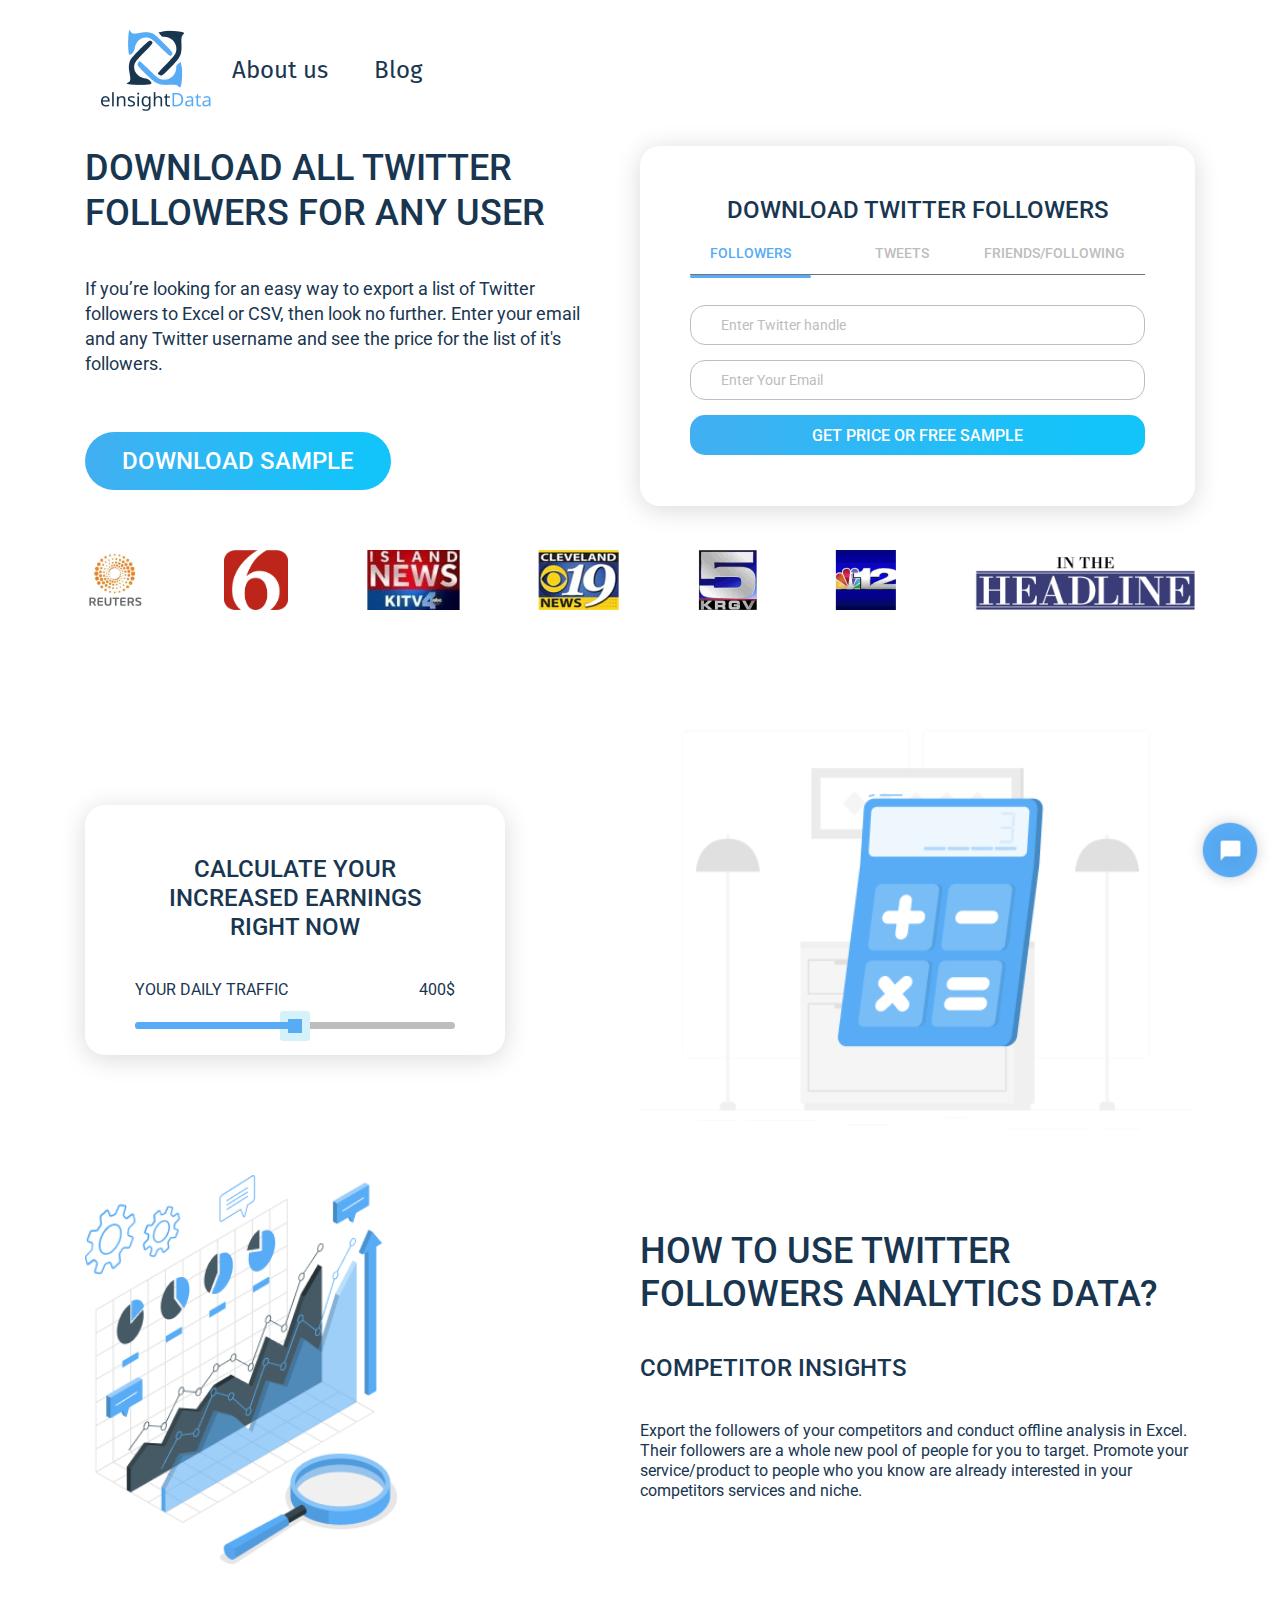
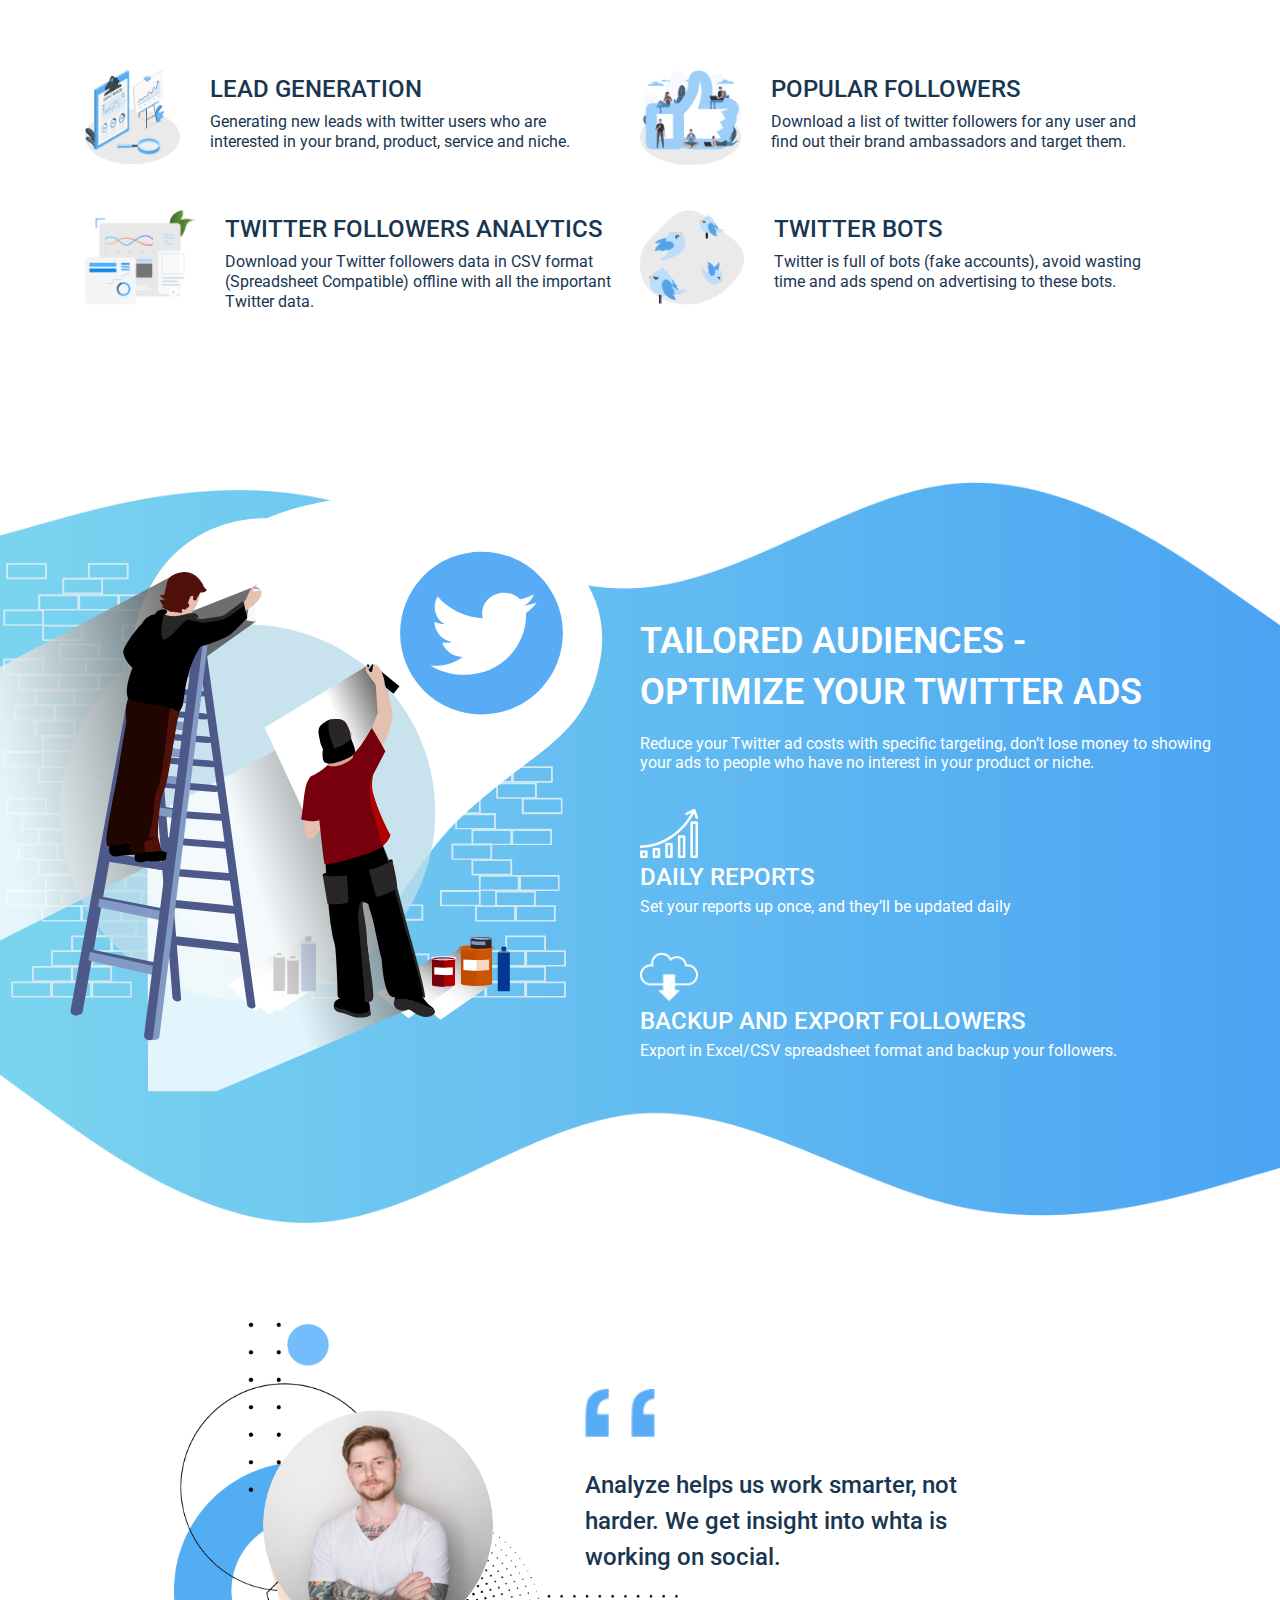
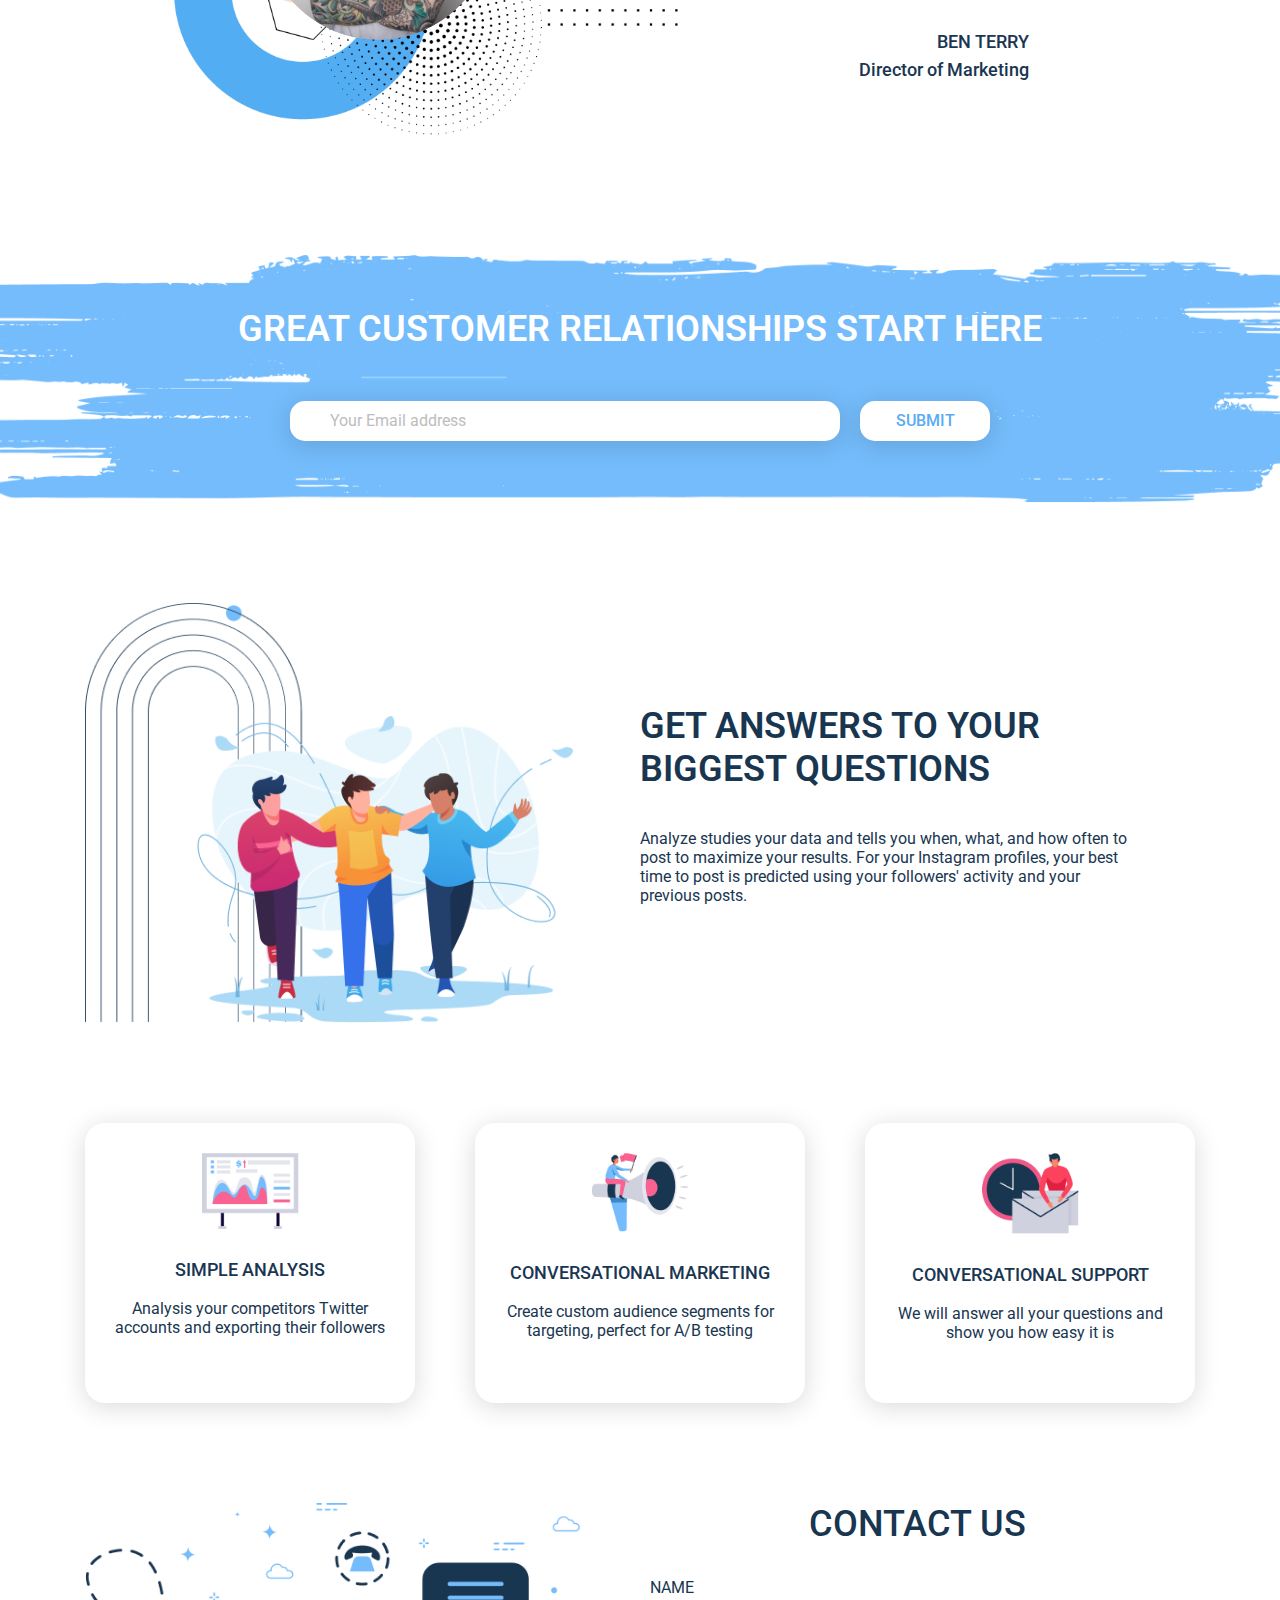
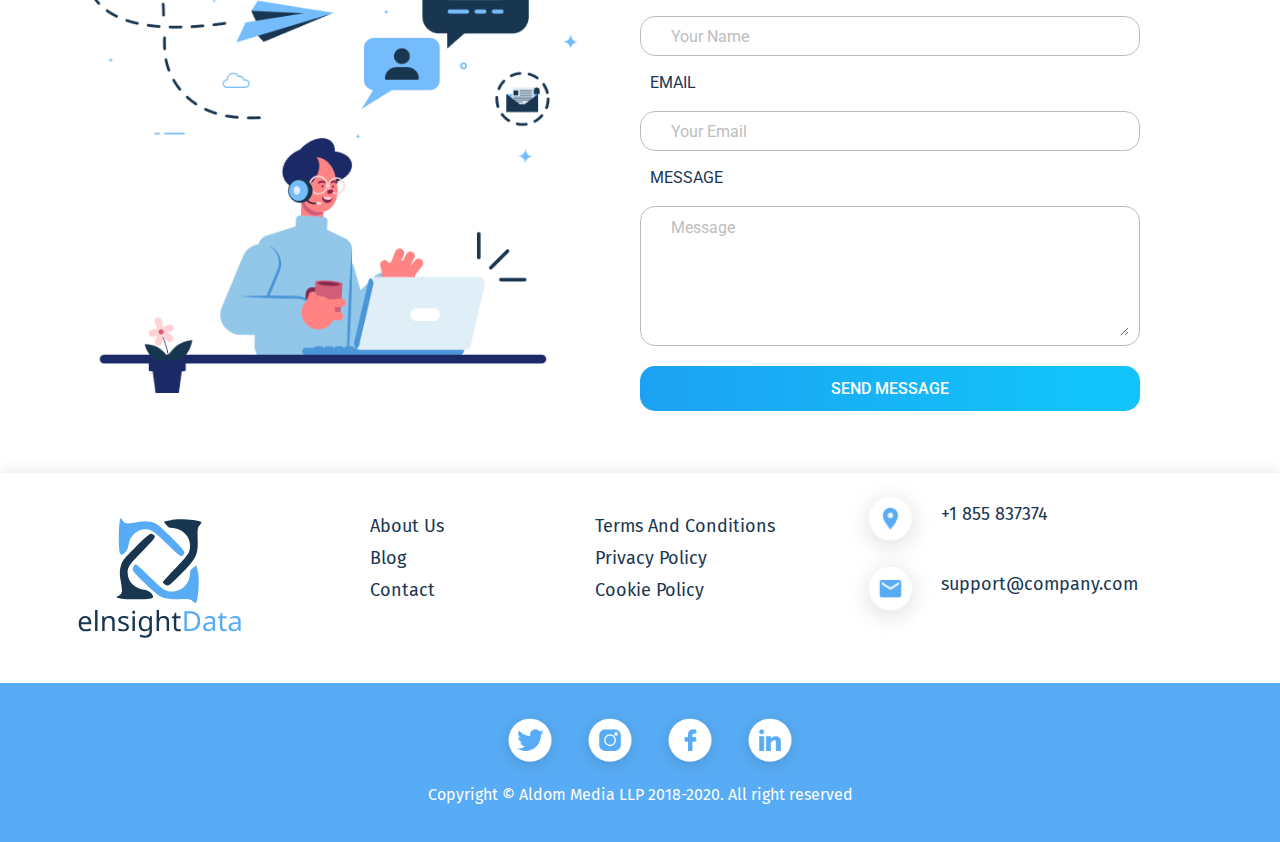
<file: index.html>
<!DOCTYPE html>
<html lang="en">
  <head>
    <meta charset="UTF-8" />
    <meta name="viewport" content="width=device-width, initial-scale=1.0" />
    <title>einsightData</title>
    <link
      href="https://fonts.googleapis.com/css2?family=Fira+Sans:wght@300;400;500;600;700;800;900&display=swap"
      rel="stylesheet"
    />
    <link
      href="https://fonts.googleapis.com/css2?family=Roboto:wght@300;400;500;700;900&display=swap"
      rel="stylesheet"
    />
    <link href="./css/style.css" rel="stylesheet" type="text/css" />
    <link href="./css/NavBar.css" rel="stylesheet" type="text/css" />
    <link href="./css/Hero.css" rel="stylesheet" type="text/css" />
    <link href="./css/Features.css" rel="stylesheet" type="text/css" />
    <link href="./css/Banner.css" rel="stylesheet" type="text/css" />
    <link href="./css/Testemonials.css" rel="stylesheet" type="text/css" />
    <link href="./css/Email.css" rel="stylesheet" type="text/css" />
    <link href="./css/HeroBanner.css" rel="stylesheet" type="text/css" />
    <link href="./css/Offers.css" rel="stylesheet" type="text/css" />
    <link href="./css/Contact.css" rel="stylesheet" type="text/css" />
    <link href="./css/Footer.css" rel="stylesheet" type="text/css" />
    <link href="./css/screens.css" rel="stylesheet" type="text/css" />
    <link href="./css/Mobile.css" rel="stylesheet" type="text/css" />
    <link href="./css/MessageComponent.css" rel="stylesheet" type="text/css" />
    <link href="./css/MessagingBox.css" rel="stylesheet" type="text/css" />
    <link href="./css/Message-icon.css" rel="stylesheet" type="text/css" />
    <link rel="stylesheet" href="https://stackpath.bootstrapcdn.com/bootstrap/4.5.2/css/bootstrap.min.css" integrity="sha384-JcKb8q3iqJ61gNV9KGb8thSsNjpSL0n8PARn9HuZOnIxN0hoP+VmmDGMN5t9UJ0Z" crossorigin="anonymous">
  </head>
  <body>
    <div class="container">
      <!-- Nav Bar -->
      <!-- HEADER -->
      <nav class="container row">
          <div class="col-12 col-offset-sm-1 col-sm-10 d-sm-flex align-items-center align-middle navigation">
              <div class="">
                  <img src="assets/logo.png" class="float-left img-fluid">
                  <button class="navbar-toggler first-button d-sm-none" type="button" data-toggle="collapse" data-target="#navbarSupportedContent" aria-controls="navbarSupportedContent" aria-expanded="false" aria-label="Toggle navigation" >
                  <div class="animated-icon1">
                      <span></span><span></span><span></span>
                  </div>
                  </button>
              </div>
              <div class="d-none d-sm-block">
                  <a href="#">About us <span class="sr-only">(current)</span></a>
                  <a href="/blog">Blog</a>
              </div>
          </div>
      </nav>

      <!-- END HEADER -->

      <!-- Collapsible content -->
      <div class="d-sm-none">
          <div class="collapse navbar-collapse text-center " id="navbarSupportedContent">
              <ul>
                  <li>
                      <a class="nav-link" href="#">About us <span class="sr-only">(current)</span></a>
                  </li>
                  <li>
                      <a class="nav-link" href="/blog">Blog</a>
                  </li>
              </ul>
          </div>
      </div>
      <!-- -->
      <!-- Hero Section -->
      <section class="hero">
        <div class="download">
          <div class="download-des">
            <h3>Download All Twitter Followers For Any User</h3>
            <p>
              If you’re looking for an easy way to export a list of Twitter
              followers to Excel or CSV, then look no further. Enter your email
              and any Twitter username and see the price for the list of it's
              followers.
            </p>
            <button>
              <a href="#!">Download Sample</a>
            </button>
          </div>
          <div class="download-form">
            <form class="download-form-clicked">
              <h5>Download Twitter Followers</h5>
              <div class="tabs">
                <div class="tab">
                  <div class="tab-container tab-active">
                    <span>Followers</span>
                    <div class="tab-active-indicator"></div>
                  </div>
                </div>
                <div class="tab">
                  <div class="tab-container">
                    <span>Tweets</span>
                    <div class="tab-active-indicator"></div>
                  </div>
                </div>
                <div class="tab">
                  <div class="tab-container">
                    <span >Friends/Following</span>
                    <div class="tab-active-indicator"></div>
                  </div>
                </div>
              </div>
              <div class="input-container">
                <input placeholder="Enter Twitter handle" type="text" id='twitterHandle'/>
              </div>
              <div class="input-container">
                <input placeholder="Enter Your Email" type="text" />
              </div>
              <button>Get Price or Free Sample</button>
              <div class="form-opened">
                <div class="download-form-calculation">
                  <div class="download-calculation-table">
                    <div class="download-calculation-table-header">
                      <div class="followers-column column">
                        <p>Handle</p>
                      </div>
                      <div class="of-followers-column column">
                        <p># of followers</p>
                      </div>
                      <div class="time-to-column column">
                        <p>Time to download</p>
                      </div>
                      <div class="price-column column">
                        <p>Price</p>
                      </div>
                    </div>
                    <div class="download-calculation-table-values">
                      <div class="column followers-value">
                        <p class="column-value">einsdightdata</p>
                      </div>
                      <div class="column of-followers-value">
                        <p class="column-value center-value">5</p>
                      </div>
                      <div class="column time-to-value">
                        <p class="column-value center-value">15 min</p>
                      </div>
                      <div class="column price-value">
                        <p class="column-value center-value">$ 5</p>
                      </div>
                    </div>
                  </div>
                  <div class="currency-select">
                    <select class="custom-select">
                      <option>Select a preferred currency</option>
                      <option>US Dollar $</option>
                      <option>Pound Sterling £</option>
                      <option>Euro €</option>
                    </select>
                  </div>
                  <div class="file-format">
                    <h6 style=margin-top:5px;>Preferred file format:</h6>
                      <div class="radio-box customRadio">
                          <input type="radio" name="format" id="csv" checked> <label for="csv">.csv</label>
                      </div>
                      <div class="radio-box customRadio ">
                        <input type="radio" name="format" id="xlsx"> <label for="xlsx">.xlsx</label>
                      </div>
                  </div>
                  <div class="total-price">
                    <p>Total price of your order:</p>
                    <p>$ 5.00</p>
                  </div>
                  <div class="options-button">
                    <button type="button" id="options-btn-1" class="options-btn-1">Check another account</button>
                    <button type="button" class="options-btn-2">Pay with card</button>
                  </div>
                  <p class="notice">
                    The payment will go through the secure Stripe payment
                    gateaway. We never save your card data.
                  </p>
                </div>
              </div>
            </form>
          </div>
        </div>

        <div class="brands">
          <div class="brands-container">
            <img src="./assets/reuters.png">
            <img src="./assets/on6-1.png"/>
            <img src="./assets/kitv.png"/>
            <img src="./assets/cleveland.png"/>
            <img src="./assets/krgtv.png"/>
            <img src="./assets/nbc12.png"/>
            <img src="./assets/in-the-headline.png" />
          </div>
        </div>
      </section>
      <!-- -->
      <!-- Features -->
      <section class="features">
        <div class="feature-1">
          <div class="calculator">
            <div class="calculator-container">
              <h5>Calculate your increased earnings right now</h5>
              <div class="calculator-result">
                <p>Your daily traffic</p>
                <p><span id="dailyTraffic"></span>$</p>
              </div>
              <div class="slider">
                <input type="range" min="0" max="100" value="50" />
                <div class="progress"></div>
              </div>
            </div>
          </div>
          <div class="calculator-icon">
            <img src="./assets/calculator-icon.png" />
          </div>
        </div>
        <div class="feature-2">
          <div class="feature-icon">
            <img src="./assets/feature-icon.png" />
          </div>
          <div class="feature-des">
            <h4>How To Use Twitter Followers Analytics Data?</h4>
            <h5>Competitor Insights</h5>
            <p>
              Export the followers of your competitors and conduct offline
              analysis in Excel. Their followers are a whole new pool of people
              for you to target. Promote your service/product to people who you
              know are already interested in your competitors services and
              niche.
            </p>
          </div>
        </div>
        <div class="feature-3">
          <div class="features-col">
            <div class="feature">
              <img src="./assets/feature-1.png" />
              <div class="feature-wrapper">
                <h5>Lead Generation</h5>
                <p>
                  Generating new leads with twitter users who are interested in
                  your brand, product, service and niche.
                </p>
              </div>
            </div>
            <div class="feature">
              <img src="./assets/feature-3.png" />
              <div class="feature-wrapper">
                <h5>Twitter Followers Analytics</h5>
                <p>
                  Download your Twitter followers data in CSV format
                  (Spreadsheet Compatible) offline with all the important
                  Twitter data.
                </p>
              </div>
            </div>
          </div>
          <div class="features-col">
            <div class="feature">
              <img src="./assets/feature-2.png" />
              <div class="feature-wrapper">
                <h5>Popular Followers</h5>
                <p>
                  Download a list of twitter followers for any user and find out
                  their brand ambassadors and target them.
                </p>
              </div>
            </div>
            <div class="feature">
              <img src="./assets/feature-4.png" />
              <div class="feature-wrapper">
                <h5>Twitter Bots</h5>
                <p>
                  Twitter is full of bots (fake accounts), avoid wasting time
                  and ads spend on advertising to these bots.
                </p>
              </div>
            </div>
          </div>
        </div>
      </section>
      <!-- -->
    </div>
    <!-- Banner -->
    <section class="banner">
      <div class="banner-container">
        <div class="banner-bg">
          <img src="./assets/banner-bg.png" />
        </div>
        <div class="banner-content">
          <div class="banner-icon">
            <img src="./assets/banner-img-1.svg" />
          </div>
          <div class="banner-des">
            <div class="banner-des-mini">
              <h3>Tailored Audiences -</h3>
              <h3>Optimize your Twitter Ads</h3>
                <p>
                  Reduce your Twitter ad costs with specific targeting, don’t lose
                  money to showing your ads to people who have no interest in your
                  product or niche.
                </p>
              </div>
            <div class="banner-des-mini">
              <img src="./assets/banner-icon-1.png" />
              <h4>Daily reports</h4>
                <p>
                    Set your reports up once, and they’ll be updated daily
                </p>
              </div>
            <div class="banner-des-mini">
              <img src="./assets/banner-icon-2.png" />
              <h4>Backup and Export Followers</h4>
              <p>
                  Export in Excel/CSV spreadsheet format and backup your followers.
              </p>
            </div>
          </div>
        </div>
      </div>
    </section>
    <!-- -->
    <div class="container">
      <!-- Testemonials -->
      <section class="testemonials">
        <div class="testemonials-container">
          <div class="testemonials-bg">
            <img src="./assets/testemonials-bg.png" />
          </div>
          <div class="testemonials-img">
            <img src="./assets/testemonials-img.png" />
          </div>
          <div class="testemonials-content">
            <img src="./assets/quotes.png" />
            <p>
              Analyze helps us wоrk smarter, not harder. We get insight into
              whta is working on social.
            </p>
            <div class="testemonials-owner">
              <p>BEN TERRY</p>
              <p>Director of Marketing</p>
            </div>
          </div>
        </div>
      </section>
      <!-- -->
    </div>
    <!-- Email -->
    <section class="email">
      <div class="email-container">
        <div class="email-bg">
          <img src="./assets/email-bg.png" />
        </div>
        <div class="email-wrapper">
          <h4>Great customer relationships start here</h4>
          <form>
            <div class="email-input-container">
              <input placeholder="Your Email address" type="email" />
            </div>
            <button class="email-button">Submit</button>
          </form>
        </div>
      </div>
    </section>
    <!-- -->
    <div class="container">
      <!-- Hero Banner -->
      <section class="hero-banner">
        <div class="banner-hero-icon">
          <img src="./assets/banner-hero-icon.png" />
        </div>
        <div class="banner-hero-des">
          <h4>Get answers to your biggest questions</h4>
          <p>
            Analyze studies your data and tells you when, what, and how often to
            post to maximize your results. For your Instagram profiles, your
            best time to post is predicted using your followers' activity and
            your previous posts.
          </p>
        </div>
      </section>
      <!-- -->
      <!-- Offers -->
      <section class="offers">
        <div class="offer">
          <img src="./assets/offer-1.png" />
          <h5>simple analysis</h5>
          <p>
            Analysis your competitors Twitter accounts and exporting their
            followers
          </p>
        </div>
        <div class="offer">
          <img src="./assets/offer-2.png" />
          <h5>Conversational Marketing</h5>
          <p>
            Create custom audience segments for targeting, perfect for A/B
            testing
          </p>
        </div>
        <div class="offer">
          <img src="./assets/offer-3.png" />
          <h5>Conversational support</h5>
          <p>We will answer all your questions and show you how easy it is</p>
        </div>
      </section>
      <!-- -->
      <!-- Conatct -->
      <section class="contact">
        <div class="contact-icon">
          <img src="./assets/contact-icon.png" />
        </div>
        <div class="contact-form">
          <h5>Contact Us</h5>
          <form>
            <label>Name</label>
            <div class="contact-input-container">
              <input placeholder="Your Name" type="text" />
            </div>
            <label>Email</label>
            <div class="contact-input-container">
              <input placeholder="Your Email" type="text" />
            </div>
            <label>Message</label>
            <div class="contact-input-container textarea">
              <textarea placeholder="Message"></textarea>
            </div>
            <button>Send message</button>
          </form>
        </div>
      </section>
      <!-- -->
    </div>
    <!-- Footer -->
    <footer>
      <div class="footer-contact">
        <div class="container footer-container">
          <div class="footer-logo">
            <img src="./assets/Logo.svg" />
          </div>
          <div class="footer-links">
            <a href="#!">About Us</a>
            <a href="#!">Blog</a>
            <a href="#!">Contact</a>
          </div>
          <div class="footer-links">
            <a href="#!">Terms And Conditions</a>
            <a href="#!">Privacy Policy</a>
            <a href="#!">Cookie Policy</a>
          </div>
          <div class="info">
            <!--<div class="info-container">
              <div class="info-icon">
                <img src="./assets/info-icon-1.png" />
              </div>
              <p>21 Revolution Street Paris, France</p>
            </div>-->
            <div class="info-container">
              <div class="info-icon">
                <img src="./assets/info-icon-2.png" />
              </div>
              <p>+1 855 837374</p>
            </div>
            <div class="info-container">
              <div class="info-icon">
                <img src="./assets/info-icon-3.png" />
              </div>
              <p>support@company.com</p>
            </div>
          </div>
        </div>
      </div>
      <div class="footer-social-media">
        <div class="social-media-container">
          <img src="./assets/media-1.png" />
          <img src="./assets/media-2.png" />
          <img src="./assets/media-3.png" />
          <img src="./assets/media-4.png" />
        </div>
        <small
          >Copyright &copy; Aldom Media LLP 2018-2020. All right reserved</small
        >
      </div>
    </footer>
    <!-- -->
    <!-- Message Icon -->
    <div class="message-icon">
      <img src="./assets/message-icon.png" />
    </div>
    <!-- -->
    <!-- Message Component -->
    <div class="message-component">
      <div class="message-component-header">
        <div class="message-component-header-logo">
          <img src="./assets/Logo.png" />
          <h6>Chat with us now!</h6>
        </div>
        <div class="message-component-close">
          <svg
            width="100%"
            height="100%"
            viewBox="0 0 14 14"
            fill="none"
            xmlns="http://www.w3.org/2000/svg"
          >
            <path
              d="M14 1.41L12.59 0L7 5.59L1.41 0L0 1.41L5.59 7L0 12.59L1.41 14L7 8.41L12.59 14L14 12.59L8.41 7L14 1.41Z"
              fill="#BDBDBD"
            />
          </svg>
        </div>
      </div>
      <form>
        <div class="message-component-input-container">
          <input placeholder="Enter your name" type="text" />
        </div>
        <div class="message-component-input-container">
          <input placeholder="Your email address" type="email" />
        </div>
        <div
          class="message-component-input-container message-component-text-area"
        >
          <textarea placeholder="Type your message and hit Enter"></textarea>
        </div>
        <button>Start chat</button>
      </form>
    </div>
    <!-- -->
    <!-- Messaging Box -->
    <div class="messaging-box">
      <div class="message-component-header">
        <div class="message-component-header-logo">
          <img src="./assets/Logo.png" />
          <h6>Chat with us now!</h6>
        </div>
        <div class="message-component-close">
          <svg
            width="100%"
            height="100%"
            viewBox="0 0 14 14"
            fill="none"
            xmlns="http://www.w3.org/2000/svg"
          >
            <path
              d="M14 1.41L12.59 0L7 5.59L1.41 0L0 1.41L5.59 7L0 12.59L1.41 14L7 8.41L12.59 14L14 12.59L8.41 7L14 1.41Z"
              fill="#BDBDBD"
            />
          </svg>
        </div>
      </div>
      <div class="messaging-container">
        <h6>Today</h6>
        <div class="message my-message">
          <p>I just have a few more questions.</p>
        </div>
        <small class="message-time my-message-time">9. 40 PM</small>
        <div class="message his-message">
          <p>
            Let me introduce myself to you, my name is Alex. I will be glad to
            answer any of your questions.
          </p>
        </div>
        <small class="message-time his-message-time">9. 50 PM</small>
      </div>
      <div class="message-input">
        <div class="message-input-container">
          <div class="plus-icon">
            <svg
              height="100%"
              viewBox="0 0 30 30"
              fill="none"
              xmlns="http://www.w3.org/2000/svg"
            >
              <path
                d="M22.5 16.5H16.5V22.5H13.5V16.5H7.5V13.5H13.5V7.5H16.5V13.5H22.5V16.5ZM15 0C13.0302 0 11.0796 0.387987 9.25975 1.14181C7.43986 1.89563 5.78628 3.00052 4.3934 4.3934C1.58035 7.20644 0 11.0218 0 15C0 18.9782 1.58035 22.7936 4.3934 25.6066C5.78628 26.9995 7.43986 28.1044 9.25975 28.8582C11.0796 29.612 13.0302 30 15 30C18.9782 30 22.7936 28.4196 25.6066 25.6066C28.4196 22.7936 30 18.9782 30 15C30 13.0302 29.612 11.0796 28.8582 9.25975C28.1044 7.43986 26.9995 5.78628 25.6066 4.3934C24.2137 3.00052 22.5601 1.89563 20.7403 1.14181C18.9204 0.387987 16.9698 0 15 0Z"
                fill="#58ACF5"
              />
            </svg>
          </div>
          <input placeholder="Message..." type="text" />
        </div>
        <div class="send-icon">
          <svg
            height="100%"
            viewBox="0 0 21 18"
            fill="none"
            xmlns="http://www.w3.org/2000/svg"
          >
            <path d="M0 18L21 9L0 0V7L15 9L0 11V18Z" fill="#58ACF5" />
          </svg>
        </div>
      </div>
    </div>
    <!-- -->
    <script
      src="https://code.jquery.com/jquery-3.5.1.min.js"
      integrity="sha256-9/aliU8dGd2tb6OSsuzixeV4y/faTqgFtohetphbbj0="
      crossorigin="anonymous"
    ></script>

    <script src="https://cdn.jsdelivr.net/npm/popper.js@1.16.1/dist/umd/popper.min.js" integrity="sha384-9/reFTGAW83EW2RDu2S0VKaIzap3H66lZH81PoYlFhbGU+6BZp6G7niu735Sk7lN" crossorigin="anonymous"></script>
    <script src="https://stackpath.bootstrapcdn.com/bootstrap/4.5.2/js/bootstrap.min.js" integrity="sha384-B4gt1jrGC7Jh4AgTPSdUtOBvfO8shuf57BaghqFfPlYxofvL8/KUEfYiJOMMV+rV" crossorigin="anonymous"></script>
    <script src="./js/index.js"></script>
    <script src="./js/menu.js"></script>
    <script type="text/javascript">
            // Nav button
        $(document).ready(function () {
            $('.first-button').on('click', function () {
                $('.animated-icon1').toggleClass('open');
            });
            $('.second-button').on('click', function () {
                $('.animated-icon2').toggleClass('open');
            });
            $('.third-button').on('click', function () {
                $('.animated-icon3').toggleClass('open');
            });
        });
    </script>
  </body>
</html>
</file>
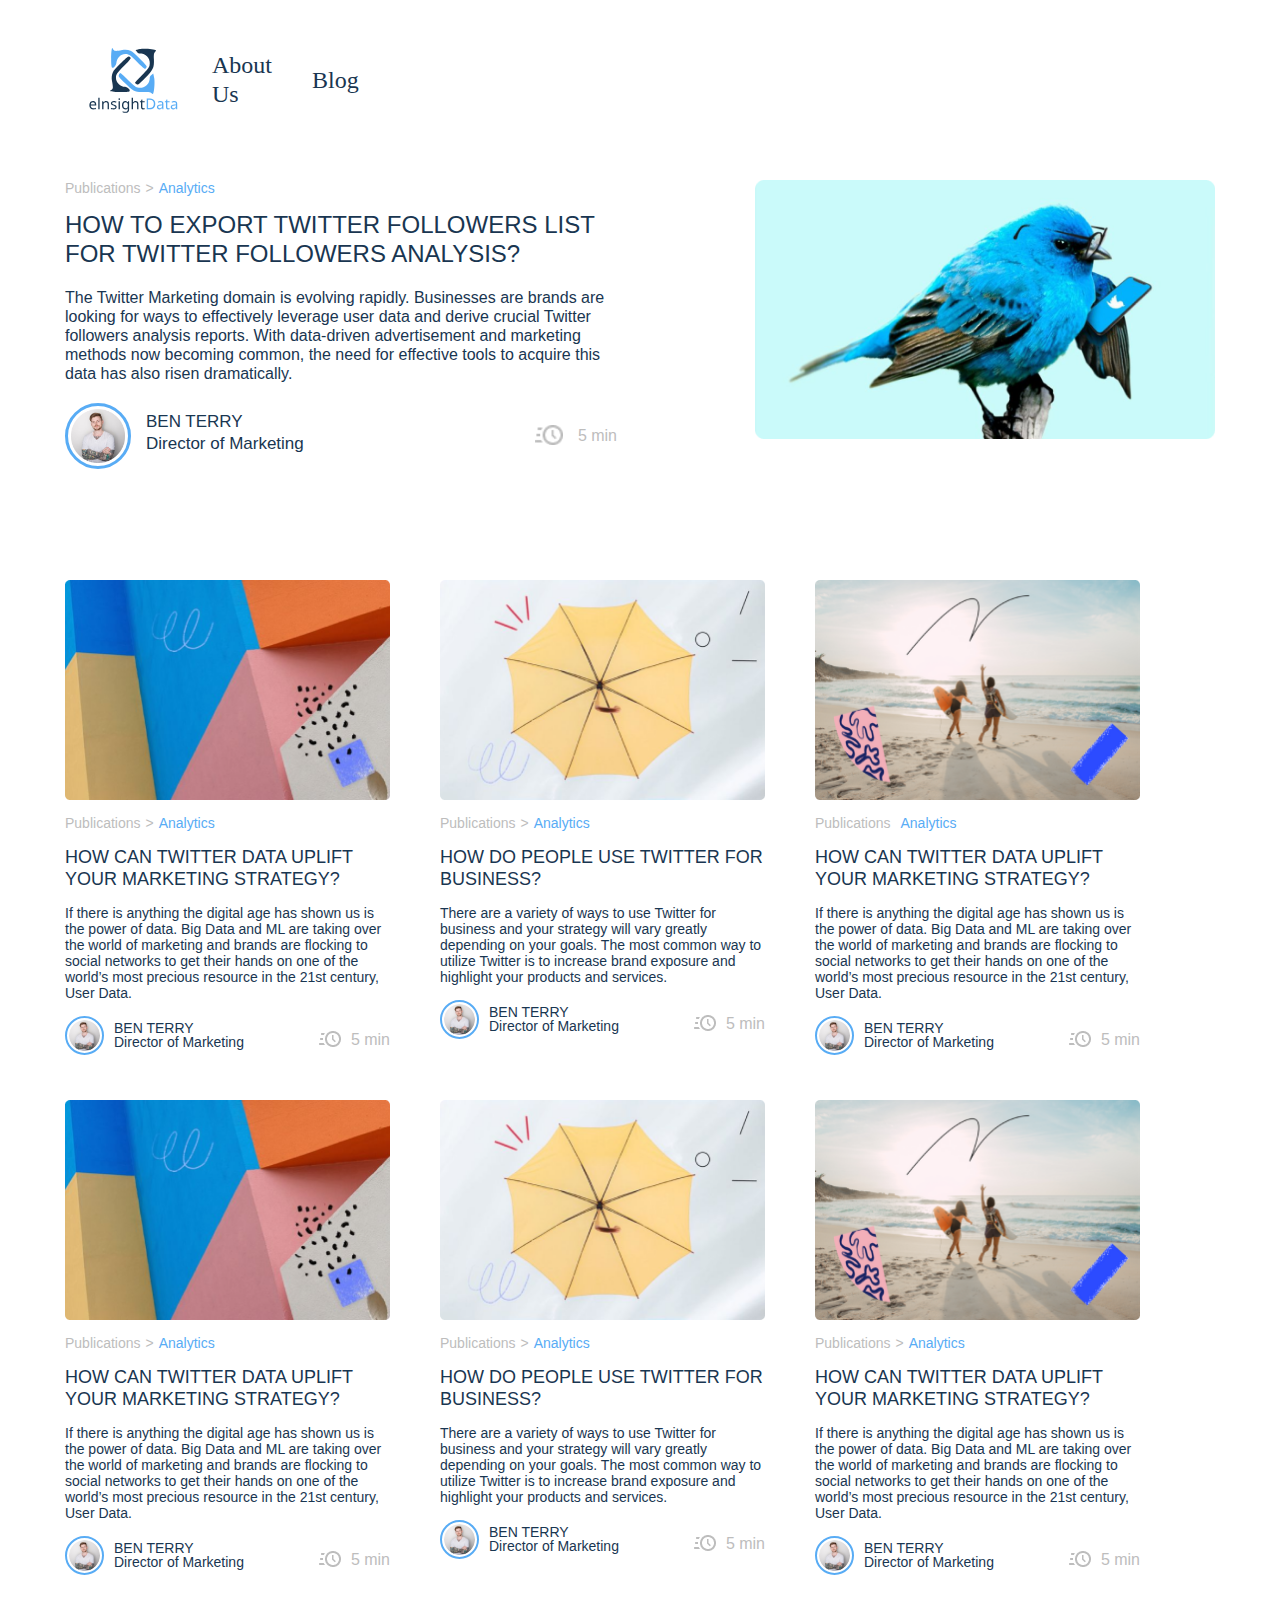
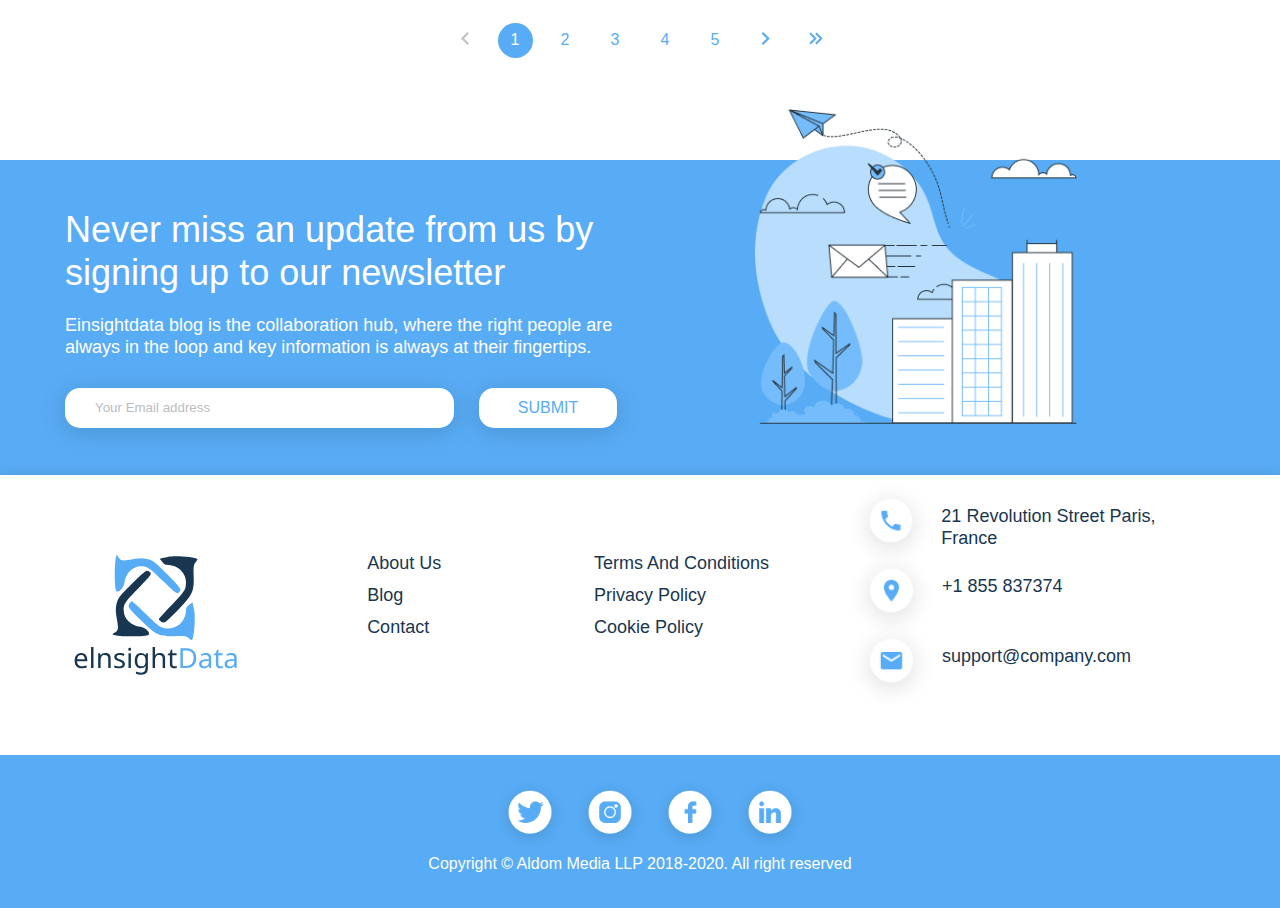
<file: blog.html>
<!DOCTYPE html>
<html lang="en">
  <head>
    <meta charset="UTF-8" />
    <meta name="viewport" content="width=device-width, initial-scale=1.0" />
    <title>einsigntData</title>
    <link href="./css/style.css" rel="stylesheet" type="text/css" />
    <link href="./css/NavBar.css" rel="stylesheet" type="text/css" />
    <link href="./css/MainArticle.css" rel="stylesheet" type="text/css" />
    <link href="./css/Articles.css" rel="stylesheet" type="text/css" />
    <link href="./css/BlogEmail.css" rel="stylesheet" type="text/css" />
    <link href="./css/Footer.css" rel="stylesheet" type="text/css" />
    <link href="./css/Mobile.css" rel="stylesheet" type="text/css" />
    <link href="./css/BlogMobile.css" rel="stylesheet" type="text/css" />
  </head>
  <body>
    <div class="container">
      <!-- Nav Bar -->
      <nav class="nav-bar">
        <div class="logo">
          <a href="/">
            <img src="./assets/Logo.svg" />
          </a>
        </div>
        <div class="links">
          <a href="#!">About Us</a>
          <a href="/blog.html">Blog</a>
        </div>
        <div class="burger-menu">
          <div id="nav-icon1">
            <span></span>
            <span></span>
            <span></span>
          </div>
        </div>
        <!-- Nav Menu -->
        <div class="nav-menu">
          <a href="/blog.html">Blog</a>
          <a href="post.html">About</a>
        </div>
        <!-- -->
      </nav>
      <!-- -->
      <!-- Main Article -->
      <section class="main-article">
        <div class="main-article-des">
          <div class="main-article-header">
            <p>Publications</p>
            <p>></p>
            <p class="p-active">Analytics</p>
          </div>
          <h3>
            HOW TO EXPORT TWITTER FOLLOWERS LIST FOR TWITTER FOLLOWERS ANALYSIS?
          </h3>
          <p>
            The Twitter Marketing domain is evolving rapidly. Businesses are
            brands are looking for ways to effectively leverage user data and
            derive crucial Twitter followers analysis reports. With data-driven
            advertisement and marketing methods now becoming common, the need
            for effective tools to acquire this data has also risen
            dramatically.
          </p>
          <div class="main-article-info">
            <div class="main-article-owner">
              <div class="main-article-owner-img">
                <img src="./assets/testemonials-img.png" />
              </div>
              <div class="main-article-owner-info">
                <p>BEN TERRY</p>
                <p>Director of Marketing</p>
              </div>
            </div>
            <div class="main-article-time">
              <img src="./assets/main-article-time.png" />
              <p>5 min</p>
            </div>
          </div>
        </div>
        <div class="main-article-img">
          <img src="./assets/main-article-img.png" />
        </div>
      </section>
      <!-- -->
      <!-- Articles -->
      <section class="articles">
        <!-- Article 1 -->
        <div class="article">
          <div class="article-img">
            <img src="./assets/article-1.png" />
          </div>
          <div class="article-header">
            <p>Publications</p>
            <p>></p>
            <p class="p-article-active">Analytics</p>
          </div>
          <h3>HOW CAN TWITTER DATA UPLIFT YOUR MARKETING STRATEGY?</h3>
          <p>
            If there is anything the digital age has shown us is the power of
            data. Big Data and ML are taking over the world of marketing and
            brands are flocking to social networks to get their hands on one of
            the world’s most precious resource in the 21st century, User Data.
          </p>
          <div class="article-info">
            <div class="article-owner">
              <div class="article-owner-img">
                <img src="./assets/testemonials-img.png" />
              </div>
              <div class="article-owner-info">
                <p>BEN TERRY</p>
                <p>Director of Marketing</p>
              </div>
            </div>
            <div class="article-time">
              <img src="./assets/main-article-time.png" />
              <p>5 min</p>
            </div>
          </div>
        </div>
        <!-- Article 2 -->
        <div class="article">
          <div class="article-img">
            <img src="./assets/article-2.png" />
          </div>
          <div class="article-header">
            <p>Publications</p>
            <p>></p>
            <p class="p-article-active">Analytics</p>
          </div>
          <h3>HOW DO PEOPLE USE TWITTER FOR BUSINESS?</h3>
          <p>
            There are a variety of ways to use Twitter for business and your
            strategy will vary greatly depending on your goals. The most common
            way to utilize Twitter is to increase brand exposure and highlight
            your products and services.
          </p>
          <div class="article-info">
            <div class="article-owner">
              <div class="article-owner-img">
                <img src="./assets/testemonials-img.png" />
              </div>
              <div class="article-owner-info">
                <p>BEN TERRY</p>
                <p>Director of Marketing</p>
              </div>
            </div>
            <div class="article-time">
              <img src="./assets/main-article-time.png" />
              <p>5 min</p>
            </div>
          </div>
        </div>
        <!-- Article 3 -->
        <div class="article">
          <div class="article-img">
            <img src="./assets/article-3.png" />
          </div>
          <div class="article-header">
            <p>Publications</p>
            <p></p>
            <p class="p-article-active">Analytics</p>
          </div>
          <h3>HOW CAN TWITTER DATA UPLIFT YOUR MARKETING STRATEGY?</h3>
          <p>
            If there is anything the digital age has shown us is the power of
            data. Big Data and ML are taking over the world of marketing and
            brands are flocking to social networks to get their hands on one of
            the world’s most precious resource in the 21st century, User Data.
          </p>
          <div class="article-info">
            <div class="article-owner">
              <div class="article-owner-img">
                <img src="./assets/testemonials-img.png" />
              </div>
              <div class="article-owner-info">
                <p>BEN TERRY</p>
                <p>Director of Marketing</p>
              </div>
            </div>
            <div class="article-time">
              <img src="./assets/main-article-time.png" />
              <p>5 min</p>
            </div>
          </div>
        </div>
        <!-- Article 4 -->
        <div class="article">
          <div class="article-img">
            <img src="./assets/article-1.png" />
          </div>
          <div class="article-header">
            <p>Publications</p>
            <p>></p>
            <p class="p-article-active">Analytics</p>
          </div>
          <h3>HOW CAN TWITTER DATA UPLIFT YOUR MARKETING STRATEGY?</h3>
          <p>
            If there is anything the digital age has shown us is the power of
            data. Big Data and ML are taking over the world of marketing and
            brands are flocking to social networks to get their hands on one of
            the world’s most precious resource in the 21st century, User Data.
          </p>
          <div class="article-info">
            <div class="article-owner">
              <div class="article-owner-img">
                <img src="./assets/testemonials-img.png" />
              </div>
              <div class="article-owner-info">
                <p>BEN TERRY</p>
                <p>Director of Marketing</p>
              </div>
            </div>
            <div class="article-time">
              <img src="./assets/main-article-time.png" />
              <p>5 min</p>
            </div>
          </div>
        </div>
        <!-- Article 5 -->
        <div class="article">
          <div class="article-img">
            <img src="./assets/article-2.png" />
          </div>
          <div class="article-header">
            <p>Publications</p>
            <p>></p>
            <p class="p-article-active">Analytics</p>
          </div>
          <h3>HOW DO PEOPLE USE TWITTER FOR BUSINESS?</h3>
          <p>
            There are a variety of ways to use Twitter for business and your
            strategy will vary greatly depending on your goals. The most common
            way to utilize Twitter is to increase brand exposure and highlight
            your products and services.
          </p>
          <div class="article-info">
            <div class="article-owner">
              <div class="article-owner-img">
                <img src="./assets/testemonials-img.png" />
              </div>
              <div class="article-owner-info">
                <p>BEN TERRY</p>
                <p>Director of Marketing</p>
              </div>
            </div>
            <div class="article-time">
              <img src="./assets/main-article-time.png" />
              <p>5 min</p>
            </div>
          </div>
        </div>
        <!-- Article 6 -->
        <div class="article">
          <div class="article-img">
            <img src="./assets/article-3.png" />
          </div>
          <div class="article-header">
            <p>Publications</p>
            <p>></p>
            <p class="p-article-active">Analytics</p>
          </div>
          <h3>HOW CAN TWITTER DATA UPLIFT YOUR MARKETING STRATEGY?</h3>
          <p>
            If there is anything the digital age has shown us is the power of
            data. Big Data and ML are taking over the world of marketing and
            brands are flocking to social networks to get their hands on one of
            the world’s most precious resource in the 21st century, User Data.
          </p>
          <div class="article-info">
            <div class="article-owner">
              <div class="article-owner-img">
                <img src="./assets/testemonials-img.png" />
              </div>
              <div class="article-owner-info">
                <p>BEN TERRY</p>
                <p>Director of Marketing</p>
              </div>
            </div>
            <div class="article-time">
              <img src="./assets/main-article-time.png" />
              <p>5 min</p>
            </div>
          </div>
        </div>
      </section>
      <!-- -->
      <!-- Page Indicators -->
      <div class="page-indicator">
        <div class="indicator">
          <p>
            <svg
              width="10"
              height="13"
              viewBox="0 0 5 8"
              fill="none"
              xmlns="http://www.w3.org/2000/svg"
            >
              <path
                d="M4.93994 0.946667L1.88661 4L4.93994 7.06L3.99994 8L-5.78244e-05 4L3.99994 -8.21774e-08L4.93994 0.946667Z"
                fill="#BDC3C7"
              />
            </svg>
          </p>
        </div>
        <div class="indicator">
          <p class="indicator-active">1</p>
        </div>
        <div class="indicator">
          <p>2</p>
        </div>
        <div class="indicator">
          <p>3</p>
        </div>
        <div class="indicator">
          <p>4</p>
        </div>
        <div class="indicator">
          <p>5</p>
        </div>
        <div class="indicator">
          <p>
            <svg
              width="10"
              height="13"
              viewBox="0 0 6 8"
              fill="none"
              xmlns="http://www.w3.org/2000/svg"
            >
              <path
                d="M0.939941 7.05333L3.99327 4L0.939941 0.94L1.87994 0L5.87994 4L1.87994 8L0.939941 7.05333Z"
                fill="#58ACF5"
              />
            </svg>
          </p>
        </div>
        <div class="indicator">
          <p>
            <svg
              width="15"
              height="13"
              viewBox="0 0 10 8"
              fill="none"
              xmlns="http://www.w3.org/2000/svg"
            >
              <path
                d="M0.879883 7.05333L3.93322 4L0.879883 0.94L1.81988 0L5.81988 4L1.81988 8L0.879883 7.05333Z"
                fill="#58ACF5"
              />
              <path
                d="M4.81982 7.05333L7.87316 4L4.81982 0.94L5.75982 0L9.75982 4L5.75982 8L4.81982 7.05333Z"
                fill="#58ACF5"
              />
            </svg>
          </p>
        </div>
      </div>
      <!-- -->
    </div>
    <!-- Email -->
    <section class="blog-email post-email">
      <div class="container blog-email-container">
        <div class="blog-email-form">
          <h3>Never miss an update from us by signing up to our newsletter</h3>
          <p>
            Einsightdata blog is the collaboration hub, where the right people
            are always in the loop and key information is always at their
            fingertips.
          </p>
          <form>
              <div class="blog-input-container">
                  <input placeholder="Your Email address" type="email" />
              </div>
              <button>Submit</button>
          </form>
        </div>
        <div class="blog-email-icon">
          <img src="./assets/blog-email-icon.png" />
        </div>
      </div>
    </section>
    <!-- -->
    <!-- Footer -->
    <footer>
        <div class="footer-contact">
            <div class="container footer-container">
                <div class="footer-logo">
                    <img src="./assets/Logo.svg" />
                </div>
                <div class="footer-links">
                    <a href="#!">About Us</a>
                    <a href="#!">Blog</a>
                    <a href="#!">Contact</a>
                </div>
                <div class="footer-links">
                    <a href="#!">Terms And Conditions</a>
                    <a href="#!">Privacy Policy</a>
                    <a href="#!">Cookie Policy</a>
                </div>
                <div class="info">
                    <div class="info-container">
                        <div class="info-icon">
                            <img src="./assets/info-icon-1.png" />
                        </div>
                        <p>21 Revolution Street Paris, France</p>
                    </div>
                    <div class="info-container">
                        <div class="info-icon">
                            <img src="./assets/info-icon-2.png" />
                        </div>
                        <p>+1 855 837374</p>
                    </div>
                    <div class="info-container">
                        <div class="info-icon">
                            <img src="./assets/info-icon-3.png" />
                        </div>
                        <p>support@company.com</p>
                    </div>
                </div>
            </div>
        </div>
        <div class="footer-social-media">
            <div class="social-media-container">
                <img src="./assets/media-1.png" />
                <img src="./assets/media-2.png" />
                <img src="./assets/media-3.png" />
                <img src="./assets/media-4.png" />
            </div>
            <small>Copyright &copy; Aldom Media LLP 2018-2020. All right reserved</small>
        </div>
    </footer>
    <!-- -->
    <script
      src="https://code.jquery.com/jquery-3.5.1.min.js"
      integrity="sha256-9/aliU8dGd2tb6OSsuzixeV4y/faTqgFtohetphbbj0="
      crossorigin="anonymous"
    ></script>
    <script src="./js/menu.js"></script>
  </body>
</html>
</file>
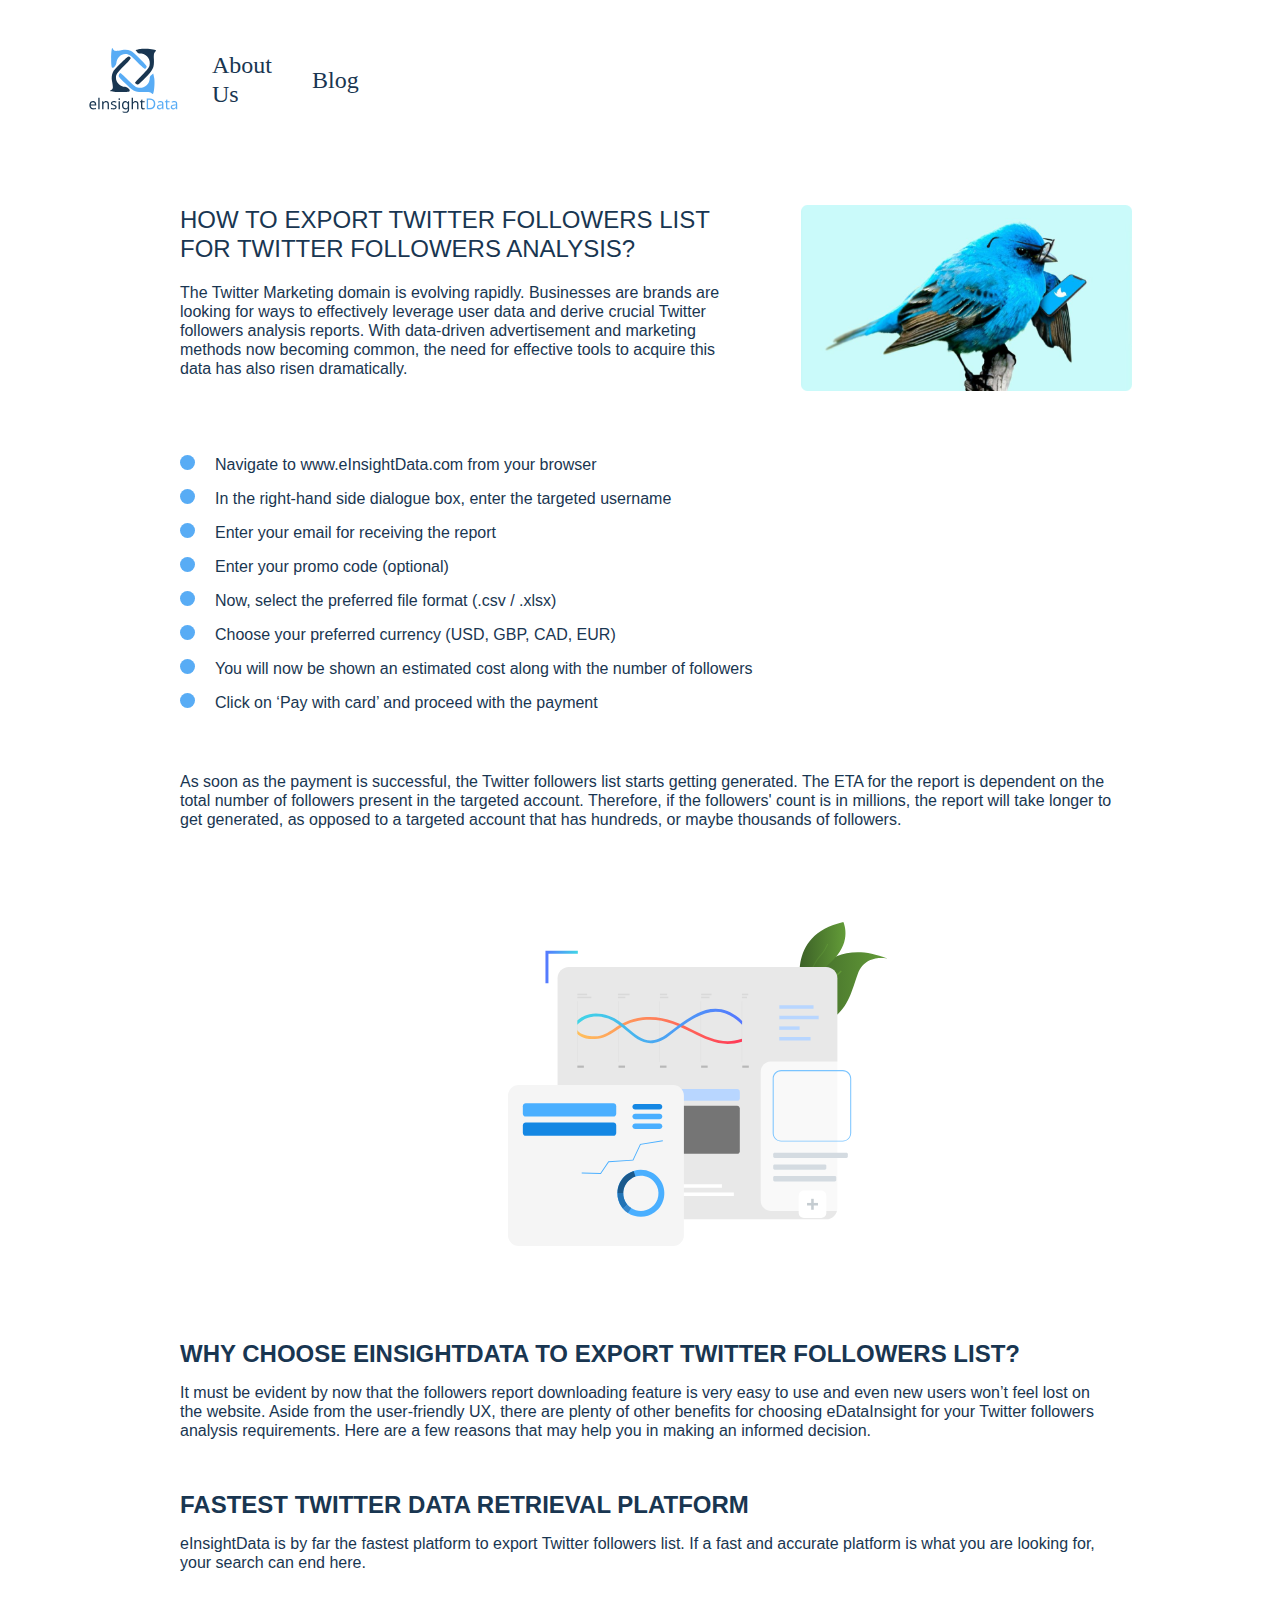
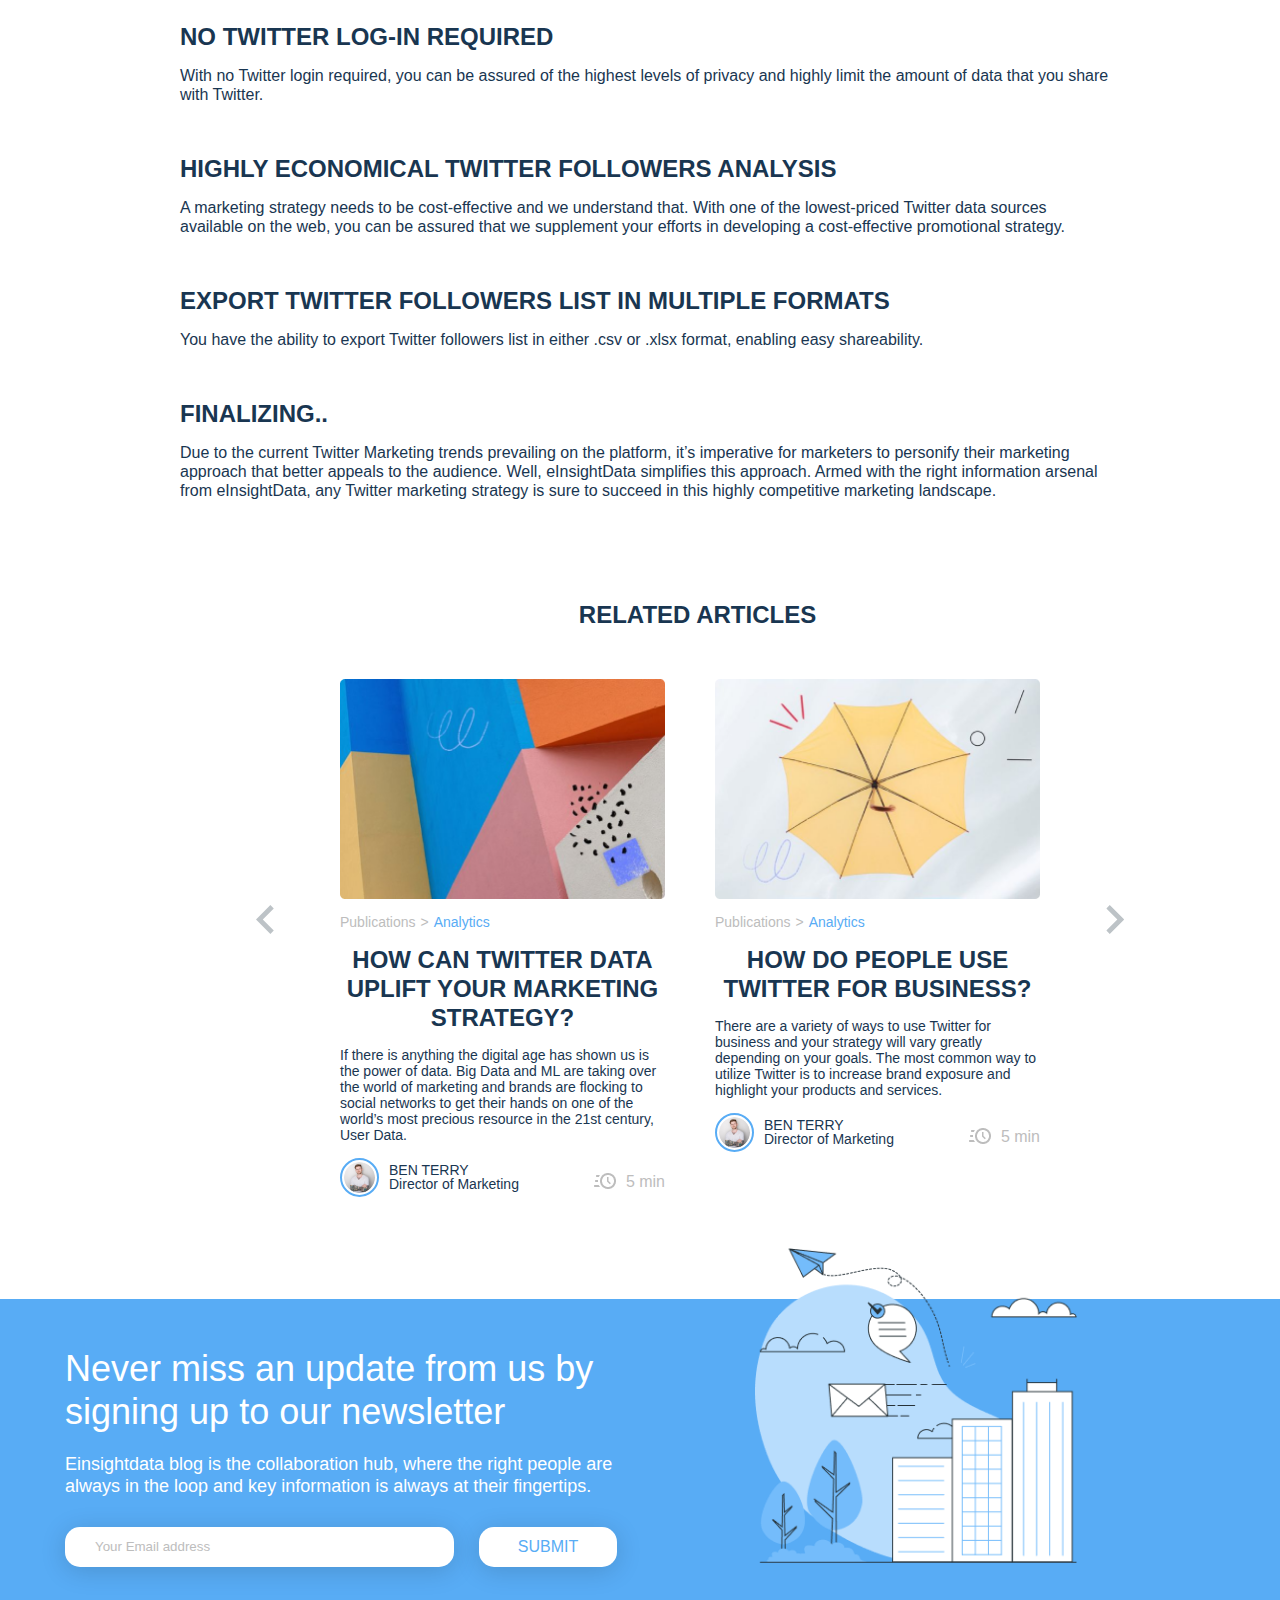
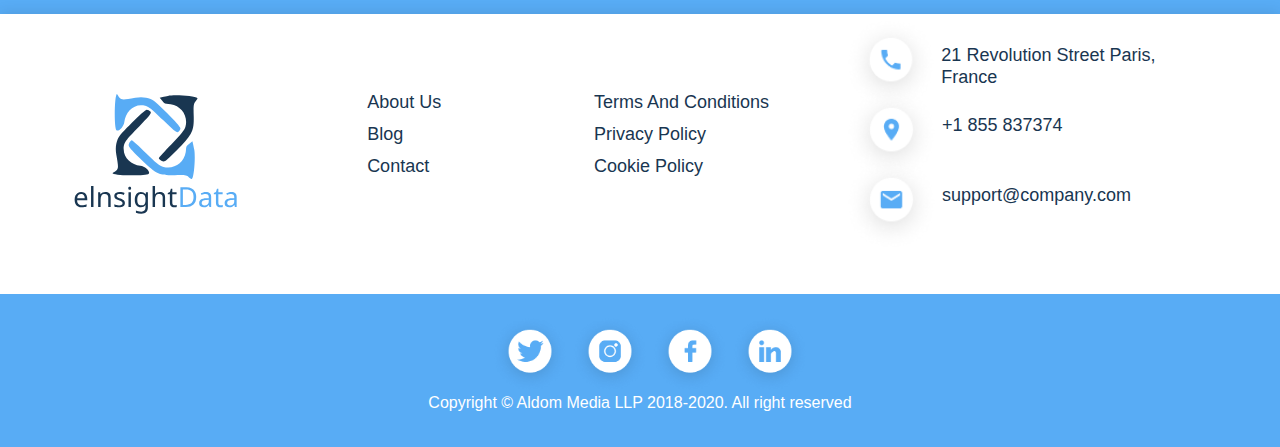
<file: post.html>
<!DOCTYPE html>
<html lang="en">
  <head>
    <meta charset="UTF-8" />
    <meta name="viewport" content="width=device-width, initial-scale=1.0" />
    <title>einsigntData</title>
    <link href="./css/style.css" rel="stylesheet" type="text/css" />
    <link href="./css/NavBar.css" rel="stylesheet" type="text/css" />
    <link href="./css/Post.css" rel="stylesheet" type="text/css" />
    <link href="./css/PostHeader.css" rel="stylesheet" type="text/css" />
    <link href="./css/PostSteps.css" rel="stylesheet" type="text/css" />
    <link href="./css/PostParagrapgh.css" rel="stylesheet" type="text/css" />
    <link href="./css/PostImage.css" rel="stylesheet" type="text/css" />
    <link href="./css/PostContent.css" rel="stylesheet" type="text/css" />
    <link href="./css/Articles.css" rel="stylesheet" type="text/css" />
    <link href="./css/RelatedArticles.css" rel="stylesheet" type="text/css" />
    <link href="./css/BlogEmail.css" rel="stylesheet" type="text/css" />
    <link href="./css/Footer.css" rel="stylesheet" type="text/css" />
    <link href="./css/BlogMobile.css" rel="stylesheet" type="text/css" />
    <link href="./css/Mobile.css" rel="stylesheet" type="text/css" />
    <link href="./css/PostMobile.css" rel="stylesheet" type="text/css" />
    <link
      href="./css/MainArticleResponsive.css"
      rel="stylesheet"
      type="text/css"
    />
    <link href="./css/screens.css" rel="stylesheet" type="text/css" />
  </head>
  <body>
    <div class="container">
      <!-- Nav Bar -->
      <nav class="nav-bar">
        <div class="logo">
          <a href="/">
            <img src="./assets/Logo.svg" />
          </a>
        </div>
        <div class="links">
          <a href="post.html">About Us</a>
          <a href="/blog.html">Blog</a>
        </div>
        <div class="burger-menu">
          <div id="nav-icon1">
            <span></span>
            <span></span>
            <span></span>
          </div>
        </div>
        <!-- Nav Menu -->
        <div class="nav-menu">
          <a href="/blog.html">Blog</a>
          <a href="post.html">About</a>
        </div>
        <!-- -->
      </nav>
      <!-- -->
      <div class="post-container">
        <div class="post-wrapper">
          <!-- Post Header -->
          <div class="post-header">
            <div class="post-header-des">
              <h3>
                HOW TO EXPORT TWITTER FOLLOWERS LIST FOR TWITTER FOLLOWERS
                ANALYSIS?
              </h3>
              <p>
                The Twitter Marketing domain is evolving rapidly. Businesses are
                brands are looking for ways to effectively leverage user data
                and derive crucial Twitter followers analysis reports. With
                data-driven advertisement and marketing methods now becoming
                common, the need for effective tools to acquire this data has
                also risen dramatically.
              </p>
            </div>
            <div class="post-header-img">
              <img src="./assets/main-article-img.png" />
            </div>
          </div>
          <!-- -->
          <!-- Post Steps -->
          <section class="post-steps">
            <div class="step">
              <p>Navigate to www.eInsightData.com from your browser</p>
            </div>
            <div class="step">
              <p>
                In the right-hand side dialogue box, enter the targeted username
              </p>
            </div>
            <div class="step">
              <p>Enter your email for receiving the report</p>
            </div>
            <div class="step">
              <p>Enter your promo code (optional)</p>
            </div>
            <div class="step">
              <p>Now, select the preferred file format (.csv / .xlsx)</p>
            </div>
            <div class="step">
              <p>Choose your preferred currency (USD, GBP, CAD, EUR)</p>
            </div>
            <div class="step">
              <p>
                You will now be shown an estimated cost along with the number of
                followers
              </p>
            </div>
            <div class="step">
              <p>Click on ‘Pay with card’ and proceed with the payment</p>
            </div>
          </section>
          <!-- -->
          <!-- Post Paragraph -->
          <p class="post-paragraph">
            As soon as the payment is successful, the Twitter followers list
            starts getting generated. The ETA for the report is dependent on the
            total number of followers present in the targeted account.
            Therefore, if the followers' count is in millions, the report will
            take longer to get generated, as opposed to a targeted account that
            has hundreds, or maybe thousands of followers.
          </p>
          <!-- -->
          <!-- Post Image -->
          <div class="post-img">
            <img src="./assets/post-img.svg" />
          </div>
          <!-- -->
          <!-- Post Content -->
          <section class="post-content">
            <!-- Paragraph 1 -->
            <h3>Why Choose eInsightData To Export Twitter Followers List?</h3>
            <p class="post-paragraph">
              It must be evident by now that the followers report downloading
              feature is very easy to use and even new users won’t feel lost on
              the website. Aside from the user-friendly UX, there are plenty of
              other benefits for choosing eDataInsight for your Twitter
              followers analysis requirements. Here are a few reasons that may
              help you in making an informed decision.
            </p>
            <!-- Paragraph 2 -->
            <h3>Fastest Twitter data retrieval platform</h3>
            <p class="post-paragraph">
              eInsightData is by far the fastest platform to export Twitter
              followers list. If a fast and accurate platform is what you are
              looking for, your search can end here.
            </p>
            <!-- Paragraph 3 -->
            <h3>No Twitter log-in required</h3>
            <p class="post-paragraph">
              With no Twitter login required, you can be assured of the highest
              levels of privacy and highly limit the amount of data that you
              share with Twitter.
            </p>
            <!-- Paragraph 4 -->
            <h3>Highly economical Twitter followers analysis</h3>
            <p class="post-paragraph">
              A marketing strategy needs to be cost-effective and we understand
              that. With one of the lowest-priced Twitter data sources available
              on the web, you can be assured that we supplement your efforts in
              developing a cost-effective promotional strategy.
            </p>
            <!-- Paragraph 5 -->
            <h3>Export Twitter followers list in multiple formats</h3>
            <p class="post-paragraph">
              You have the ability to export Twitter followers list in either
              .csv or .xlsx format, enabling easy shareability.
            </p>
            <!-- Paragraph 6 -->
            <h3>Finalizing..</h3>
            <p class="post-paragraph">
              Due to the current Twitter Marketing trends prevailing on the
              platform, it’s imperative for marketers to personify their
              marketing approach that better appeals to the audience. Well,
              eInsightData simplifies this approach. Armed with the right
              information arsenal from eInsightData, any Twitter marketing
              strategy is sure to succeed in this highly competitive marketing
              landscape.
            </p>
          </section>
          <!-- -->
          <!-- Related Articles -->
          <section class="related-articles">
            <h3>RELATED ARTICLES</h3>
            <div class="related-articles-container">
              <div class="related-articles-left-arrow">
                <div class="left-arrow-container">
                  <img src="./assets/arrow.svg" />
                </div>
              </div>
              <!-- Article 1 -->
              <div class="article">
                <div class="article-img">
                  <img src="./assets/article-1.png" />
                </div>
                <div class="article-header">
                  <p>Publications</p>
                  <p>></p>
                  <p class="p-article-active">Analytics</p>
                </div>
                <h3>HOW CAN TWITTER DATA UPLIFT YOUR MARKETING STRATEGY?</h3>
                <p>
                  If there is anything the digital age has shown us is the power
                  of data. Big Data and ML are taking over the world of
                  marketing and brands are flocking to social networks to get
                  their hands on one of the world’s most precious resource in
                  the 21st century, User Data.
                </p>
                <div class="article-info">
                  <div class="article-owner">
                    <div class="article-owner-img">
                      <img src="./assets/testemonials-img.png" />
                    </div>
                    <div class="article-owner-info">
                      <p>BEN TERRY</p>
                      <p>Director of Marketing</p>
                    </div>
                  </div>
                  <div class="article-time">
                    <img src="./assets/main-article-time.png" />
                    <p>5 min</p>
                  </div>
                </div>
              </div>
              <!-- Article 2 -->
              <div class="article">
                <div class="article-img">
                  <img src="./assets/article-2.png" />
                </div>
                <div class="article-header">
                  <p>Publications</p>
                  <p>></p>
                  <p class="p-article-active">Analytics</p>
                </div>
                <h3>HOW DO PEOPLE USE TWITTER FOR BUSINESS?</h3>
                <p>
                  There are a variety of ways to use Twitter for business and
                  your strategy will vary greatly depending on your goals. The
                  most common way to utilize Twitter is to increase brand
                  exposure and highlight your products and services.
                </p>
                <div class="article-info">
                  <div class="article-owner">
                    <div class="article-owner-img">
                      <img src="./assets/testemonials-img.png" />
                    </div>
                    <div class="article-owner-info">
                      <p>BEN TERRY</p>
                      <p>Director of Marketing</p>
                    </div>
                  </div>
                  <div class="article-time">
                    <img src="./assets/main-article-time.png" />
                    <p>5 min</p>
                  </div>
                </div>
              </div>
              <!-- -->
              <div class="related-articles-right-arrow">
                <div class="left-arrow-container">
                  <img src="./assets/arrow.svg" />
                </div>
              </div>
            </div>
          </section>
          <!-- -->
        </div>
      </div>
    </div>
    <!-- Email -->
    <section class="blog-email">
      <div class="container blog-email-container">
        <div class="blog-email-form">
          <h3>Never miss an update from us by signing up to our newsletter</h3>
          <p>
            Einsightdata blog is the collaboration hub, where the right people
            are always in the loop and key information is always at their
            fingertips.
          </p>
          <form>
            <div class="blog-input-container">
              <input placeholder="Your Email address" type="email" />
            </div>
            <button>Submit</button>
          </form>
        </div>
        <div class="blog-email-icon">
          <img src="./assets/blog-email-icon.png" />
        </div>
      </div>
    </section>
    <!-- -->
    <!-- Footer -->
    <footer>
      <div class="footer-contact">
        <div class="container footer-container">
          <div class="footer-logo">
            <img src="./assets/Logo.svg" />
          </div>
          <div class="footer-links">
            <a href="#!">About Us</a>
            <a href="#!">Blog</a>
            <a href="#!">Contact</a>
          </div>
          <div class="footer-links">
            <a href="#!">Terms And Conditions</a>
            <a href="#!">Privacy Policy</a>
            <a href="#!">Cookie Policy</a>
          </div>
          <div class="info">
            <div class="info-container">
              <div class="info-icon">
                <img src="./assets/info-icon-1.png" />
              </div>
              <p>21 Revolution Street Paris, France</p>
            </div>
            <div class="info-container">
              <div class="info-icon">
                <img src="./assets/info-icon-2.png" />
              </div>
              <p>+1 855 837374</p>
            </div>
            <div class="info-container">
              <div class="info-icon">
                <img src="./assets/info-icon-3.png" />
              </div>
              <p>support@company.com</p>
            </div>
          </div>
        </div>
      </div>
      <div class="footer-social-media">
        <div class="social-media-container">
          <img src="./assets/media-1.png" />
          <img src="./assets/media-2.png" />
          <img src="./assets/media-3.png" />
          <img src="./assets/media-4.png" />
        </div>
        <small
          >Copyright &copy; Aldom Media LLP 2018-2020. All right reserved</small
        >
      </div>
    </footer>
    <!-- -->
    <script
      src="https://code.jquery.com/jquery-3.5.1.min.js"
      integrity="sha256-9/aliU8dGd2tb6OSsuzixeV4y/faTqgFtohetphbbj0="
      crossorigin="anonymous"
    ></script>
    <script src="./js/menu.js"></script>
  </body>
</html>
</file>
<file: css/style.css>
html,body {
    margin: 0;
    padding: 0;
    font-family: 'Fira Sans', sans-serif;
    overflow-x: hidden;
}
/* header */

nav {
    margin-top: 30px !important;
    margin-bottom: 35px !important;
}

nav a {
    font-family: Fira Sans;
    font-style: normal;
    font-weight: 400;
    font-size: 24px;
    line-height: 29px;
    padding: 0 20px;
    color: #193651 !important;
}

nav a:hover {
    color: #58ACF5 !important;
    text-decoration: none;
}

.navbar-toggler {
    padding: 20px;
    margin: 5px;
    float: right;
}

.collapse {
    font-family: Roboto;
    font-size: 18px;
    font-style: normal;
    font-weight: 500;
    line-height: 18px;
    letter-spacing: 0em;
    text-align: center;
    color: #193651;
}

:root {
    --primaryColor: #58ACF5;
    --fontColor: #193651;
    --white: #fff;
    --gray: #C4C4C4;
    --darkGray: #BDBDBD;
}
*{
    margin: 0;
    padding: 0;
    color: var(--fontColor);
}
.container {
    width: 95%;
    max-width: 1150px;
    display: block;
    margin: 0 auto;
}
a {
    text-decoration: none;
}
button {
    border: 0;
    background: transparent;
    outline: none;
}
input, textarea, select {
    border: 0;
    outline: none;
    background-color: transparent;
}
.animated-icon1 {
    width: 30px;
    height: 20px;
    position: relative;
    margin: 0px;
    -webkit-transform: rotate(0deg);
    -moz-transform: rotate(0deg);
    -o-transform: rotate(0deg);
    transform: rotate(0deg);
    -webkit-transition: .5s ease-in-out;
    -moz-transition: .5s ease-in-out;
    -o-transition: .5s ease-in-out;
    transition: .5s ease-in-out;
    cursor: pointer;
}

.animated-icon1 span {
    display: block;
    position: absolute;
    height: 3px;
    width: 100%;
    border-radius: 9px;
    opacity: 1;
    left: 0;
    -webkit-transform: rotate(0deg);
    -moz-transform: rotate(0deg);
    -o-transform: rotate(0deg);
    transform: rotate(0deg);
    -webkit-transition: .25s ease-in-out;
    -moz-transition: .25s ease-in-out;
    -o-transition: .25s ease-in-out;
    transition: .25s ease-in-out;
}

.animated-icon1 span {
    background: #000;
}

.animated-icon1 span:nth-child(1) {
    top: 0px;
}

.animated-icon1 span:nth-child(2) {
    top: 10px;
}

.animated-icon1 span:nth-child(3) {
    top: 20px;
}

.animated-icon1.open span:nth-child(1) {
    top: 11px;
    -webkit-transform: rotate(135deg);
    -moz-transform: rotate(135deg);
    -o-transform: rotate(135deg);
    transform: rotate(135deg);
}

.animated-icon1.open span:nth-child(2) {
    opacity: 0;
    left: -60px;
}

.animated-icon1.open span:nth-child(3) {
    top: 11px;
    -webkit-transform: rotate(-135deg);
    -moz-transform: rotate(-135deg);
    -o-transform: rotate(-135deg);
    transform: rotate(-135deg);
}

ul {
    margin-left: 0;
    padding-left: 0;
}

li {
    border-top: 2px dashed #000;
    list-style-type: none
}

li:first-child {
    border: 0;
}
</file>
<file: css/NavBar.css>
/*  Nav Bar  */

.nav-bar {
    height: 100px;
    width: 100%;
    display: flex;
    align-items: center;
}
.logo {
    height: 65px;
    width: 97px;
}
.logo img {
    height: 100%;
    width: 100%;
}
.links {
    height: 40px;
    width: 180px;
    margin-left: 30px;
    display: flex;
    align-items: center;
    justify-content: space-between;
    font-size: 24px;
}
.burger-menu {
    display: none;
}
.nav-menu {
    display: none;
}
</file>
<file: css/Hero.css>
/*  Hero Section  */

.hero {
    height: auto;
    width: 100%;
}
.download {
    height: calc(100% - 130px);
    width: 100%;
    display: flex;
}
.download-des {
    height: 100%;
    flex: 1;
    box-sizing: border-box;
    padding: 0;
    margin-bottom: 40px;
}
.download-des h3 {
    width: 90%;
    font-size: 36px;
    line-height: 45px;
    font-weight: 500;
    text-transform: uppercase;
    font-style: normal;
}
.download-des p {
    width: 90%;
    font-size: 18px;
    line-height: 25px;
    font-weight: normal;
    margin-top: 40px;
}
.download-des button {
    background: linear-gradient(270deg, #12C4FA 11.15%, #42AFF1 100%);
    padding: 15px 37px;
    border-radius: 30px;
    margin-top: 40px;
}
.download-des button a {
    height: 100%;
    width: 100%;
    display: flex;
    justify-content: center;
    align-items: center;
    font-family: 'Roboto', sans-serif;
    font-weight: 500;
    font-size: 24px;
    line-height: 28px;
    text-align: center;
    text-transform: uppercase;
    color: var(--white);
}
.download-form {
    height: 100%;
    flex: 1;
    box-sizing: border-box;
    padding: 0px 0;
    display: flex;
    justify-content: center;
}
.download-form form {
    height: 360px;
    width: 555px;
    background-color: var(--white);
    box-shadow: 0px 3.99038px 25.9375px rgba(0, 0, 0, 0.15);
    border-radius: 20px;
    box-sizing: border-box;
    padding: 50px 50px 0;
    display: block;
}
.download-form form h5 {
    font-weight: 500;
    font-size: 24px;
    line-height: 29px;
    text-align: center;
    text-transform: uppercase;
}
.tabs {
    height: 30px;
    width: 100%;
    margin-top: 20px;
    display: flex;
    align-items: center;
    justify-content: space-between;
    border-bottom: 1.5px solid var(--gray);
    margin-bottom: 30px;
}
.tab {
    flex: 1;
    height: 100%;
}
.tab-container {
    height: 100%;
    width: 80%;
    display: flex;
    align-items: center;
    text-align: left;
    flex-direction: column;
    cursor: pointer;
}

.tab-container span {
    font-family: 'Roboto', sans-serif;
    color: #BDBDBD;
    font-weight: 500;
    font-size: 14px;
    line-height: 16px;
    text-transform: uppercase;
    color: var(--darkGray);
}
.tab-active-indicator {
    display: none;
}
.tab-active .tab-active-indicator {
    width: 100%;
    height: 3px;
    background-color: var(--primaryColor);
    border-radius: 3px;
    display: block;
    position: relative;
    top: 14px;
    animation-name: openTab;
    animation-duration: 500ms;
    transform-origin: left;
}
.tab-active span {
    color: var(--primaryColor);
}

.input-container {
    height: 40px;
    width: 100%;
    border: 1px solid var(--darkGray);
    border-radius: 15px;
    display: flex;
    box-sizing: border-box;
    padding-left: 30px;
    align-items: center;
    margin-bottom: 15px;
}
.input-container input {
    width: 70%;
    font-weight: 400;
    font-size: 14px;
    font-family: 'Roboto', sans-serif;
}
.input-container input::-webkit-input-placeholder {
    color: var(--darkGray);
}
.download-form form>button {
    height: 40px;
    width: 100%;
    border-radius: 15px;
    display: flex;
    align-items: center;
    justify-content: center;
    margin-bottom: 15px;
    background: linear-gradient(270deg, #12C4FA 11.15%, #42AFF1 100%);
    color: var(--white);
    font-family: 'Roboto', sans-serif;
    font-weight: 500;
    font-size: 16px;
    line-height: 19px;
    text-transform: uppercase;
    cursor: pointer;
}
.brands {
    height: 100px;
    width: 100%;
    display: flex;
    align-items: center;
    justify-content: center;
}
.brands-container {
    height: 100%;
    width: 100%;
    display: flex;
    justify-content: space-between;
    align-items: center;
}
.brands-container img{
    height:60px;
    width:auto
}
.download-active-animation {/*******************************************/
    animation: openDownload 2s;
}
.download-element-appear {
    animation: appear 3s;
}
.download-form-clicked {
    position: static;
    z-index: 999;
    /* height: 730px !important; */
    height: 360px;
}
.download-form-calculation {
    width: 100%;
    margin-top: 20px;
}
.download-calculation-table {
    width: 100%;
    margin-bottom: 20px;
}
.download-calculation-table-header {
    height: 40px;
    width: 100%;
    background: linear-gradient(270deg, #12C4FA 11.15%, #42AFF1 100%);
    border-radius: 15px 15px 0px 0px;
    display: flex;
    align-items: center;
    justify-content: space-around;
}
.column {
    height: 100%;
    display: flex;
    align-items: center;
}
.column p {
    text-align: left;
    color: var(--white);
    font-family: 'Roboto', sans-serif;
    font-weight: 500;
    font-size: 12.5px;
    line-height: 16px;
    transform: translateY(2px);
}
.followers-column,
.followers-value {
    width: 15%;
}
.of-followers-column,
.of-followers-value {
    width: 20%;
}
.time-to-column,
.time-to-value {
    width: 25%;
}
.price-column
.price-value {
    width: 20%;
}
.download-calculation-table-values {
    height: 40px;
    width: 100%;
    display: flex;
    align-items: center;
    justify-content: space-around;
    border: 1px solid var(--primaryColor);
    box-sizing: border-box;
}
.column-value {
    color: var(--fontColor) !important;
}
.center-value {
    width: 100%;
    text-align: center !important;
}
.custom-select{
    border: none !important;
    height: 100%;
    width: 100%;
    color: var(--darkGray);
    font-family: 'Roboto', sans-serif;
    font-weight: 400;
    font-size: 14px;
    line-height: 16px;
    box-shadow: none;
    background: #fff url("../assets/select-arrow.png") no-repeat right .75rem center/15px 10px !important;
}


.custom-select::before, .custom-file-label, .custom-select{
    transition: none !important;
}
.custom-select.focus, .custom-select:focus {
    box-shadow: none !important;
}

.currency-select {
    height: 40px;
    width: 100%;
    margin-top: 20px;
    border: 1px solid var(--darkGray);
    border-radius: 15px;
    box-sizing: border-box;
    padding: 0 20px;
}
.currency-select select {
    height: 100%;
    width: 100%;
    color: var(--darkGray);
    font-family: 'Roboto', sans-serif;
    font-weight: 400;
    font-size: 14px;
    line-height: 16px;
}
.file-format {
    width: 100%;
    margin-top: 20px;
    display: flex;
    justify-content: space-between;
}
.file-format h6 {
    text-align: left;
    color: var(--fontColor);
    font-family: 'Roboto', sans-serif;
    font-weight: 500;
    font-size: 14px;
    line-height: 16px;
    text-transform: uppercase;
}
.customRadio input[type="radio"] {
    position: absolute;
    left: -9999px
}

.customRadio input[type="radio"]+label {
    position: relative;
    padding: 0 0 0 40px;
    cursor: pointer
}

.customRadio input[type="radio"]+label:before {
    content: '';
    background: #fff;
    border: 2px solid var(--primaryColor);
    height: 25px;
    width: 25px;
    border-radius: 50%;
    position: absolute;
    top: 0;
    left: 0
}

.customRadio input[type="radio"]+label:after {
    content: '';
    background: var(--primaryColor);
    width: 15px;
    height: 15px;
    border-radius: 50%;
    position: absolute;
    top: 5px;
    left: 5px;
    opacity: 0;
    transform: scale(2);
    transition: transform 0.3s linear, opacity 0.3s linear
}

.customRadio input[type="radio"]:checked+label:after {
    opacity: 1;
    transform: scale(1)
}
.radio-box {
    display: flex;
}
.radio-box input {
    display: none;
}
/*.radio-box label {
    position: relative;
    display: flex;
    font-family: 'Roboto', sans-serif;
    color: #333;
    text-align: left;
    font-weight: 400;
    font-size: 14px;
    line-height: 14px;
}
.radio-box label span {
    content: "";
    position: absolute;
    top: 50%;
    transform: translateY(-50%);
    height: 20px;
    width: 20px;
    border-radius: 50%;
    margin-left: -30px;
    border: 1px solid var(--primaryColor);
    display: flex;
    justify-content: center;
    align-items: center;
}
.radio-box label span>div {
    height: 70%;
    width: 70%;
    background-color: var(--primaryColor);
    border-radius: 50%;
    display: none;
}
.radio-box input[type="radio"]:checked ~ .radio-box label span>div {
    display: flex;
}*/
.total-price {
    width: 100%;
    margin-top: 35px;
    display: flex;
    justify-content: space-between;
}
.total-price p {
    text-align: left;
    color: var(--fontColor);
    font-family: 'Roboto', sans-serif;
    font-weight: 500;
    font-size: 14px;
    line-height: 16px;
    text-transform: uppercase;
}
.options-button {
    height: 40px;
    width: 100%;
    display: flex;
    margin-top: 1%;
    justify-content: space-between;
}
.options-button button {
    height: 100%;
    font-family: 'Roboto', sans-serif;
    text-align: center;
    font-weight: 500;
    font-size: 16px;
    line-height: 19px;
    text-transform: uppercase;
    border-radius: 15px;
}
.options-btn-1 {
    width: 60%;
    background-color: var(--white) !important;
    border: 1px solid var(--primaryColor);
    color: var(--primaryColor);
}
.options-btn-2 {
    width: 38%;
    color: var(--white);
    background: linear-gradient(270deg, #12C4FA 11.15%, #42AFF1 100%) !important;
}
.notice {
    width: 88%;
    margin-top: 20px;
    text-align: left;
    color: var(--fontColor);
    font-family: 'Roboto', sans-serif;
    font-weight: 400;
    font-size: 12px;
    line-height: 14px;
    display: flex;
}
.notice::before {
    content: "*";
    height: 100%;
    display: flex;
    align-items: center;
    color: var(--fontColor);
    font-family: 'Roboto', sans-serif;
    font-weight: 400;
    font-size: 20px;
    line-height: 14px;
    margin-right: 10px;
    padding-top: 8px;
}
.form-opened {
    display: none;
}

/*  Animations  */

@keyframes openTab {
    from {
        transform: scaleX(0);
    }
    to {
        transform: scaleX(100%);
    }
}

@keyframes openDownload {
    from {
        height: auto;
    }
    to {
        height: auto;
    }
}

@keyframes appear {
    from {
        opacity: 0;
    }
    to {
        opacity: 1;
    }
}
</file>
<file: css/Features.css>
/*  Features  */

.features {
    height: 1115px;
    width: 100%;
    margin-top: 50px;
}
.feature-1 {
    width: 100%;
    height: 400px;
    display: flex;
    margin-top: 100px;
}
.calculator {
    height: 100%;
    flex: 1;
    display: flex;
    align-items: center;
}
.calculator-container {
    height: 250px;
    width: 420px;
    background-color: var(--white);
    border-radius: 20px;
    box-shadow: 0px 4px 26px rgba(0, 0, 0, 0.15);
    box-sizing: border-box;
    padding: 50px;
}
.calculator-container h5 {
    text-align: center;
    color: var(--fontColor);
    font-weight: 500;
    font-size: 24px;
    line-height: 29px;
    text-transform: uppercase;
}
.calculator-icon {
    height: 100%;
    flex: 1;
    display: flex;
    align-items: center;
}
.calculator-icon img {
    height: 100%;
    width: 100%;
}
.calculator-result {
    height: 40px;
    width: 100%;
    display: flex;
    justify-content: space-between;
    margin-top: 40px;
}
.calculator-result p {
    font-family: 'Roboto', sans-serif;
    font-weight: 400;
    font-size: 16px;
    line-height: 16px;
    text-transform: uppercase;
}
.slider {
    height: 30px;
    width: 100%;
    display: flex;
    align-items: flex-start;
    margin-top: 0;
    flex-direction: column;
}
.slider input {
    -webkit-appearance: none;
    height: 7px;
    width: 100%;
    background-color: var(--darkGray);
    border-radius: 4px;
}
.slider .progress {
    height: 7px;
    width: 50%;
    background-color: var(--primaryColor);
    border-radius: 4px;
    margin-top: -7px;
}
.slider input::-webkit-slider-thumb {
    -webkit-appearance: none;
    height: 30px;
    width: 30px;
    background-color: var(--primaryColor);
    border: 8px solid #D5F2FB;
    border-radius: 10%;
}

.feature-2 {
    width: 100%;
    height: 300px;
    display: flex;
    margin-top: 100px;
}
.feature-icon {
    display: flex;
    height: 100%;
    flex: 1;
}
.feature-icon img {
    height: 130%;
    margin-top: -10%;
}
.feature-des {
    display: flex;
    height: 100%;
    flex: 1;
    flex-direction: column;
}
.feature-des h4 {
    text-align: left;
    font-weight: 500;
    font-size: 36px;
    color: var(--fontColor);
    line-height: 43px;
    text-transform: uppercase;
}
.feature-des h5 {
    text-align: left;
    color: var(--fontColor);
    font-weight: 500;
    font-size: 24px;
    line-height: 29px;
    text-transform: uppercase;
    margin-top: 30px;
}
.feature-des p {
    text-align: left;
    font-family: 'Roboto', sans-serif;
    font-weight: 400;
    font-size: 16px;
    line-height: 20px;
    color: var(--fontColor);
    margin-top: 30px;
}
.feature-3 {
    height: 210px;
    width: 100%;
    margin-top: 100px;
    display: flex;
}
.features-col {
    height: 100%;
    flex: 1;
}
.feature {
    height: 50%;
    width: 100%;
    display: flex;
    align-items: center;
    margin-top: 35px;
}
.feature img {
    height: 90%;
    margin-right: 30px;
}
.feature-wrapper {
    height: 100%;
    width: 70%;
}
.feature-wrapper h5 {
    text-align: left;
    color: var(--fontColor);
    font-weight: 500;
    font-size: 24px;
    line-height: 29px;
    text-transform: uppercase;
    margin-top: 10px;
}
.feature-wrapper p {
    text-align: left;
    color: var(--fontColor);
    font-family: 'Roboto', sans-serif;
    font-weight: normal;
    font-size: 16px;
    line-height: 20px;
}
</file>
<file: css/Banner.css>
/*  Banner  */

.banner {
    height: 570px;
    width: 100vw;
    margin-top: 400px;
}
.banner-container {
    height: 100%;
    width: 100%;
    position: relative;
    top: 0;
    left: 0;
}
.banner-bg {
    height: 100%;
    width: 100%;
    position: absolute;
    top: 0;
    left: 0;
    z-index: 1;
}
.banner-bg img {
    height: 130%;
    width: 100%;
    transform: translateY(-22%);
}
.banner-content {
    height: 100%;
    width: 100%;
    position: absolute;
    top: 0;
    left: 0;
    z-index: 2;
    display: flex;
}
.banner-icon {
    height: 100%;
    width: 50%;
}
.banner-icon img:nth-child(1) {
    width: 95%;
    transform: translateY(-25%);
}
.twitter-icon {
    height: auto;
    width: 100%;
    position: absolute;
    right: 61%;
    top: -13%;
}
.banner-des {
    height: 100%;
    width: 50%;
}
.banner-des h3 {
    text-align: left;
    color: var(--white);
    font-weight: 600;
    font-size: 36px;
    line-height: 43px;
    text-transform: uppercase;
}
.banner-des h3:nth-child(1) {
    margin-top: -25px;
}
.banner-des p {
    text-align: left;
    color: var(--white);
    font-weight: 400;
    font-size: 16px;
    line-height: 19px;
    width: 90%;
    margin-top: 20px;
}
.banner-des img {
    height: 50px;
    margin-top: 20px;
}
.banner-des h4 {
    text-align: left;
    color: var(--white);
    font-weight: 500;
    font-size: 24px;
    line-height: 29px;
    text-transform: uppercase;
    margin-top: 5px;
    margin-bottom: -15px;
}
</file>
<file: css/Testemonials.css>
/*  Testemonials  */

.testemonials {
    height: 420px;
    width: 100%;
    margin-top: 100px;
}
.testemonials-container {
    height: 100%;
    width: 100%;
    position: relative;
    top: 0;
    left: 0;
}
.testemonials-bg {
    height: 100%;
    width: 40%;
    position: absolute;
    top: 0;
    left: 8%;
    z-index: 1;
}
.testemonials-bg img {
    height: 100%;
}
.testemonials-img {
    height: 230px;
    width: 230px;
    position: absolute;
    top: 50%;
    left: 16%;
    transform: translateY(-50%);
    border-radius: 50%;
    overflow: hidden;
    z-index: 2;
}
.testemonials-img img {
    height: 100%;
    width: 100%;
}
.testemonials-content {
    height: 100%;
    width: 40%;
    position: absolute;
    top: 0;
    right: 15%;
    display: flex;
    justify-content: center;
    align-items: flex-start;
    flex-direction: column;
}
.testemonials-content img {
    width: 70px;
}
.testemonials-content p {
    text-align: left;
    color: var(--fontColor);
    font-weight: 500;
    font-size: 24px;
    line-height: 36px;
    margin-top: 30px;
}
.testemonials-owner {
    width: 100%;
    height: 60px;
    margin-top: 10px;
    display: flex;
    flex-direction: column;
    align-items: flex-end;
    justify-content: center;
}
.testemonials-owner p {
    text-align: right;
    color: var(--fontColor);
    font-weight: 500;
    font-size: 18px;
    line-height: 18px;
    margin-bottom: -20px;
}
</file>
<file: css/Email.css>
/*  Email  */

.email {
    height: auto;
    width: 100vw;
    margin-top: 120px;
}
.email-container {
    height: 100%;
    width: 100%;
    position: relative;
    top: 0;
    left: 0;
}
.email-bg {
    height: 100%;
    width: 120%;
    margin-left: -10%;
    z-index: 1;
}
.email-bg img {
    height: 100%;
    width: 100%;
}
.email-wrapper {
    height: 100%;
    width: 100%;
    position: absolute;
    top: 0;
    left: 0;
    z-index: 2;
    display: flex;
    justify-content: center;
    align-items: center;
    flex-direction: column;
}
.email-wrapper h4 {
    text-align: center;
    color: var(--white);
    font-weight: 600;
    font-size: 36px;
    line-height: 43px;
    text-transform: uppercase;
    margin-bottom: 40px;
}
.email-wrapper form {
    height: 60px;
    width: 700px;
    display: flex;
    align-items: center;
    justify-content: space-between;
}
.email-input-container {
    height: 40px;
    width: 550px;
    background-color: var(--white);
    border-radius: 15px;
    box-shadow: 0px 4px 26px rgba(0, 0, 0, 0.15);
    display: flex;
    align-items: center;
    box-sizing: border-box;
    padding-left: 40px;
}
.email-button {
    height: 40px;
    width: 130px;
    background-color: var(--white);
    border-radius: 15px;
    box-shadow: 0px 4px 26px rgba(0, 0, 0, 0.15);
    color: var(--primaryColor);
    text-align: center;
    font-weight: 500;
    text-transform: uppercase;
    font-size: 16px;
    line-height: 19px;
    font-family: 'Roboto', sans-serif;
}
.email-input-container input {
    height: 35px;
    width: 80%;
}
.email-input-container input::-webkit-input-placeholder { 
    color: var(--darkGray);
}
</file>
<file: css/HeroBanner.css>
/*  Hero Banner  */

.hero-banner {
    height: 420px;
    width: 100%;
    margin-top: 100px;
    display: flex;
}
.banner-hero-icon {
    width: 50%;
    height: 100%;
}
.banner-hero-icon img {
    height: 100%;
}
.banner-hero-des {
    height: 100%;
    width: 50%;
    display: flex;
    flex-direction: column;
    justify-content: center;
}
.banner-hero-des h4 {
    text-align: left;
    color: var(--fontColor);
    font-weight: 600;
    font-size: 36px;
    line-height: 43px;
    text-transform: uppercase;
    width: 80%;
}
.banner-hero-des p {
    text-align: left;
    color: var(--fontColor);
    font-weight: normal;
    font-size: 16px;
    line-height: 19px;
    margin-top: 30px;
    width: 90%;
}
</file>
<file: css/Offers.css>
/*  Offers  */

.offers {
    height: 280px;
    width: 100%;
    margin-top: 100px;
    display: flex;
    justify-content: space-between;
}
.offer {
    height: auto;
    width: 330px;
    background-color: var(--white);
    border-radius: 20px;
    box-shadow: 0px 4px 26px rgba(0, 0, 0, 0.15);
    box-sizing: border-box;
    padding: 30px;
    display: flex;
    flex-direction: column;
    align-items: center;
}
.offer img {
    width: 97px;
    margin-bottom: 30px;
}
.offer h5 {
    text-align: center;
    color: var(--fontColor);
    font-weight: 500;
    font-size: 18px;
    line-height: 22px;
    text-transform: uppercase;
}
.offer p {
    text-align: center;
    color: var(--fontColor);
    margin-top: 10px;
    font-weight: normal;
    font-size: 16px;
    line-height: 19px;
}
</file>
<file: css/Contact.css>
/*  Contact  */

.contact {
    height: 490px;
    width: 100%;
    margin-top: 100px;
    display: flex;
}
.contact-icon {
    height: 100%;
    width: 50%;
}
.contact-icon img {
    height: 100%;
}
.contact-form {
    height: 100%;
    width: 50%;
}
.contact-form h5 {
    text-align: center;
    color: var(--fontColor);
    font-weight: 500;
    font-size: 36px;
    line-height: 43px;
    text-transform: uppercase;
    margin-bottom: 30px;
}
.contact-form form {
    width: 100%;
}
.contact-form form label {
    text-align: left;
    font-family: 'Roboto', sans-serif;
    color: var(--fontColor);
    font-size: 16px;
    line-height: 20px;
    text-transform: uppercase;
    font-weight: normal;
    margin-left: 10px;
}
.contact-input-container {
    height: 40px;
    width: 90%;
    border: 1px solid var(--darkGray);
    border-radius: 15px;
    display: flex;
    align-items: center;
    box-sizing: border-box;
    padding-left: 30px;
    margin-top: 10px;
    margin-bottom: 15px;
}
.contact-input-container input {
    height: 35px;
    width: 90%;
    font-family: 'Roboto', sans-serif;
}
.textarea {
    height: 140px !important;
}
.textarea textarea {
    height: 120px !important;
    width: 98%;
    font-family: 'Roboto', sans-serif;
}
.textarea textarea::-webkit-input-placeholder {
    color: var(--darkGray);
}
.contact-input-container input::-webkit-input-placeholder {
    color: var(--darkGray);
}
.contact-form button {
    height: 45px;
    width: 90%;
    background: linear-gradient(270deg, #12C4FA 11.15%, #1CA1F2 100%);
    border-radius: 15px;
    margin-top: 5px;
    font-family: 'Roboto', sans-serif;
    font-weight: 500;
    font-size: 16px;
    line-height: 19px;
    text-transform: uppercase;
    color: var(--white);
}
</file>
<file: css/Footer.css>
/* footer */
footer {
    width: 100vw;
    margin-top: 80px;
    box-shadow: 0px 0px 14px rgba(0, 0, 0, 0.12);
    font-family: 'Fira Sans', sans-serif;
}
footer small{
    font-size: 16px;
}
.footer-contact {
    height: 63%;
    width: 100%;
}
.footer-container {
    height: 100%;
    display: flex;
    align-items: center;
    padding: 40px 0;
    padding-right: 0px !important;
    padding-left: 0px !important;
}
.footer-logo {
    height: 120px;
    width: 185px;
    margin-right: 120px !important;
}
.footer-logo img {
    height: 100%;
    width: 100%;
}
.footer-links {
    width: 200px;
    margin-right: 30px;
    display: flex;
    flex-direction: column;
    margin-top: -30px;
}
.footer-links a {
    text-align: left;
    color: var(--fontColor);
    font-weight: normal;
    font-size: 18px;
    line-height: 22px;
    margin-bottom: 10px;
}
.info {
    width: 380px;
    margin-left: 20px;
    display: flex;
    flex-direction: column;
    margin-top: -10px;
}
.info-container {
    width: 100%;
    display: flex;
}
.info-icon {
    height: 100px;
    width: 100px;
    margin-right: 1px;
    margin-top: -30px;
}
.info-container p {
    text-align: left;
    color: var(--fontColor);
    font-weight: 400;
    font-size: 18px;
    line-height: 22px;
}
.info-icon img {
    height: 100%;
    width: 100%;
}
.footer-social-media {
    height: 37%;
    width: 100%;
    background-color: var(--primaryColor);
    display: flex;
    justify-content: center;
    align-items: center;
    flex-direction: column;
}
.social-media-container {
    width: 300px;
    display: flex;
    justify-content: space-between;
}
.social-media-container img {
    height: 80px;
    width: 80px;
}
.footer-social-media{
    padding:20px 0;
}
.footer-social-media small {
    margin-bottom: 15px;
    color: var(--white);
}
</file>
<file: css/screens.css>
@media only screen and (min-width: 2000px) {
    /*  Banner  */
    .banner{
        margin-bottom: 20%;
    }
    .banner-icon img:nth-child(1) {
        width: 95% !important;
    }
    .banner-bg img {
        height: 212%;
    }
    .banner-des-mini{
        margin:7% 0;
    }

}

@media only screen and (max-width: 1200px) {
    /*  Offers  */
    .offer {
        width: 300px;
    }
    /*  Related Articles  */
    .related-articles-right-arrow,
    .related-articles-left-arrow {
        display: none;
    }
}
</file>
<file: css/Mobile.css>
@media only screen and (max-width: 1200px) {

    /*  Nav Bar  */
    .navigation{
        padding:0 !important;
    }
    #navbarSupportedContent a{
        color: #193651 !important;
    }
    .nav-bar {
        justify-content: space-between;
    }
    .links {
        display: none;
    }
    .burger-menu {
        display: block;
        margin-right: 15px;
    }
    .column{
        display: block;
    }
    .column p{
        text-align: center;
    }
    .followers-column p{
        text-align: left;
    }
    .column:first-child{
        display: flex;
    }
    .nav-menu {
        height: 120px;
        width: 100%;
        background-color: var(--white);
        position: fixed;
        z-index: 1;
        left: 0;
        top: 100px;
        display: none;
        flex-direction: column;
        justify-content: space-around;
        align-items: center;
    }
    #nav-icon1 {
        width: 40px;
        height: 25px;
        position: relative;
        margin: 50px auto;
        -webkit-transform: rotate(0deg);
        -moz-transform: rotate(0deg);
        -o-transform: rotate(0deg);
        transform: rotate(0deg);
        -webkit-transition: .5s ease-in-out;
        -moz-transition: .5s ease-in-out;
        -o-transition: .5s ease-in-out;
        transition: .5s ease-in-out;
        cursor: pointer;
      }

      #nav-icon1 span {
        display: block;
        position: absolute;
        height: 5px;
        width: 100%;
        background: var(--fontColor);
        border-radius: 9px;
        opacity: 1;
        left: 0;
        -webkit-transform: rotate(0deg);
        -moz-transform: rotate(0deg);
        -o-transform: rotate(0deg);
        transform: rotate(0deg);
        -webkit-transition: .25s ease-in-out;
        -moz-transition: .25s ease-in-out;
        -o-transition: .25s ease-in-out;
        transition: .25s ease-in-out;
      }
      #nav-icon1 span:nth-child(1) {
        top: 0px;
      }

      #nav-icon1 span:nth-child(2) {
        top: 11px;
      }

      #nav-icon1 span:nth-child(3) {
        top: 21px;
      }

      #nav-icon1.open span:nth-child(1) {
        top: 18px;
        -webkit-transform: rotate(135deg);
        -moz-transform: rotate(135deg);
        -o-transform: rotate(135deg);
        transform: rotate(135deg);
      }

      #nav-icon1.open span:nth-child(2) {
        opacity: 0;
        left: -60px;
      }

      #nav-icon1.open span:nth-child(3) {
        top: 18px;
        -webkit-transform: rotate(-135deg);
        -moz-transform: rotate(-135deg);
        -o-transform: rotate(-135deg);
        transform: rotate(-135deg);
      }
    .nav-menu a {
        width: 70%;
        text-align: center;
        height: 30px;
        font-family: 'Roboto', sans-serif;
        font-weight: 500;
        font-size: 18px;
        line-height: 18px;
    }
    .nav-menu a:nth-child(1) {
        border-bottom: 1px dashed var(--fontColor);
    }
    .close-nav-bar {
        display: flex;
    }

    /*  Hero Section  */
    .hero {
        height: auto;
    }
    .download {
        flex-direction: column;
    }
    .download-form {
        margin-top: 0px;
        right: 0;
    }
    .download button{
        width: 100%;
    }
    .download-form form{
        width: 100%;
        height:auto;
    }

    .tab a {
        font-size: 13px;
    }
    .brands-container {
        padding-top: 0px;
    }
    .download-form-clicked{
        position: static;
    }
    .notice{
        margin-top:60px;
    }
    .brands-container img:nth-child(1) {
        height: 50px;
        width: auto;
    }
    .brands-container img:nth-child(2) {
        height: 50px;
        width: auto;
    }
    .brands-container img:nth-child(3) {
        height: 50px;
        width: auto;
    }
    .brands-container img:nth-child(4) {
        height: 50px;
        width: auto;
    }
    .brands-container img:nth-child(5) {
        height: 50px;
        width: auto;
    }
    .brands-container img:nth-child(6) {
        height: 50px;
        width: auto;
    }
    .brands-container img:nth-child(8) {
        display: none;
    }
    .brands-container img:nth-child(7) {
        display: none;
    }

    /*  Features  */
    .features {
        height: auto;
    }
    .feature-1 {
        flex-direction: column;
        height: auto;
        margin-top: 50px;
    }
    .calculator{
        justify-content: center;

    }
    .calculator-container{
        width:80%;
        height:auto
    }
    .calculator-icon {
        height: 50%;
    }
    .feature-2 {
        flex-direction: column-reverse;
        flex: none;
        width: 100%;
        height: auto;
        margin-top: 20px
    }
    .feature-2 .feature-icon img{
        width: 80%;
        height:auto;
    }
    .feature-icon {
        height: 50% !important;
        margin-top: 30px;
    }
    .feature-icon img {
        display: block;
        margin: 0 auto;
    }
    .feature-des {
        height: 50% !important;
    }
    .feature-3 {
        flex-direction: column;
        height: auto;
        margin-top: 20px;
    }
    .features-col {
        flex: none;
        height: 40%;
        width: 100%;
    }
    .feature {
        height: auto;
        margin: 20px 0;
    }
    .feature img {
        height: 100px;
        margin-top: -20px;
    }

    /*  Banner  */

    .banner {
        height: 625px;
        margin-top: 100px;
    }
    .banner-des h3:nth-child(1) {
        margin-top: -50px;
    }
    .banner-bg {
        height: 100%;
        width: 400%;
        margin-left: -150%;
        transform: translateY(0);
    }
    .banner-des {
        width: 90%;
        display: block;
        margin: 0 auto
    }
    .banner-icon {
        display: none;
    }

    /*  Testemonials  */
    .testemonials {
        height: 850px;
        margin-top: -100px;
    }
    .testemonials-bg {
        top: 100px;
    }
    .testemonials-bg img {
        height: 400px;
    }
    .testemonials-img {
        height: 200px;
        width: 200px;
        left: 24%;
        top: 33%;
    }
    .testemonials-content {
        width: 80%;
        top: 170px;
    }
    .testemonials-content p{
        font-family: Fira Sans;
        font-size: 15px;
        font-style: normal;
        font-weight: 500;
        line-height: 20px;
        letter-spacing: 0em;
        text-align: left;
    }

    /*  Email  */
    .email{
        margin-top: 0px
    }
    .email-wrapper form {
        flex-direction: column;
        height: 90px;
        margin-top: -20px;
    }
    .email-wrapper h4 {
        font-size: 25px;
    }
    .email-input-container {
        width: 60%;
        margin-bottom: 15px;
    }
    .email-button {
        width: 60%;
    }

    /*  Hero Banner  */
    .hero-banner {
        flex-direction: column;
        height: auto;
    }
    .banner-hero-icon {
        height: 50%;
        width: 100%;
    }
    .banner-hero-icon img {
        width: 100%;
        height: auto;
    }
    .banner-hero-des {
        height: 50%;
        width: 100%;
        margin-top: 50px;
    }
    .email-bg {
        height: 100%;
        width: 300%;
        margin-left: -100%;
        transform: translateY(0);
    }

    /*  Offers  */
    .offers {
        flex-direction: column;
        height: 850px;
        margin-top: 20px;
    }
    .offer {
        align-self: center;
        margin: 20px;
    }

    /*  Contact  */
    .contact {
        flex-direction: column;
        height: 1000px;
    }
    .contact-icon {
        height: 50%;
        width: 100%;
    }
    .contact-icon img {
        width: 80%;
        margin-left: 10%;
    }
    .contact-form {
        height: 50%;
        width: 100%;
        margin-left: 20px;
    }

    /*  Footer  */
    footer {
        height: auto;
    }
    .footer-container {
        flex-direction: column;
    }
    .footer-contact {
        height: 85%;
    }
    .footer-logo {
    }
    .footer-links {
        margin-top: 20px;
        margin-left: 30px;
    }
    .footer-links a {
        text-align: center;
    }
    .footer-social-media {
        height: 20%;
    }
    .info{
        margin-top: 30px
    }
    footer small {
        margin: 10px 0 10px 0;
        font-size: 12px;
    }
}


@media only screen and (max-width: 450px) {
    /*  Hero  */
    .navigation img{
        width: 56px;
        height: 40px;
    }
    /*.container .row{
        315×40
        width:350px;
        height: 50px
    }*/
    .hero {
        height: auto;
    }
    .download-des h3{
        font-family: Fira Sans;
        font-size: 18px;
        font-style: normal;
        font-weight: 500;
        line-height: 22px;
        letter-spacing: 0em;
        text-align: left;
        margin: 10px 0;
    }
    .download-des p{
        font-family: Fira Sans;
        font-size: 14px;
        font-style: normal;
        font-weight: 400;
        line-height: 17px;
        letter-spacing: 0em;
        text-align: left;
        margin: 10px 0;
    }
    .download-des button a{
        font-family: Roboto;
        font-size: 16px;
        font-style: normal;
        font-weight: 500;
        line-height: 16px;
        letter-spacing: 0em;
        text-align: center;

    }
    .download-form form {
        width: 350px;
        padding: 20px 10px;
    }
    .download-form form h5{
        font-family: Fira Sans;
        font-size: 18px;
        font-style: normal;
        font-weight: 500;
        line-height: 18px;
        letter-spacing: 0em;
        text-align: center;

    }
    .options-button{
        flex-wrap: wrap;
    }
    .options-btn-1{
        margin: 10px;
    }
    .option-btn-2{
        margin: 10px;
    }
    .followers-column, .followers-value {
        width: 25%;
    }
    .of-followers-column, .of-followers-value {
        width: 25%;
    }
    .time-to-column, .time-to-value {
        width: 15%;
    }

    .brands-container img:nth-child(1) {
        height: 40px;
        width: auto;
    }
    .brands-container img:nth-child(2) {
        height: 40px;
        width: auto;
    }
    .brands-container img:nth-child(3) {
        height: 40px;
        width: auto;
    }
    .brands-container img:nth-child(4) {
        height: 40px;
        width: auto;
    }
    .brands-container img:nth-child(5) {
        height: 40px;
        width: auto;
    }
    .brands-container img:nth-child(6) {
        height: 40px;
        width: auto;
    }
    .brands-container img:nth-child(8) {
        display: none;
    }
    .brands-container img:nth-child(7) {
        display: none;
    }
    .tab-container span {
        font-size: 12px;
    }
    .brands-container img:nth-child(4) {
        height: 40px;
        width: auto;
    }
    .brands-container img:nth-child(5) {
        height: 40px;
        width: auto;
    }

    /*  Features  */
    .features {
        height: auto;
    }
    .calculator-container {
        width: 100%;
        height:auto ;
        padding: 20px;
    }
    .calculator-container h5{
        font-family: Fira Sans;
        font-size: 18px;
        font-style: normal;
        font-weight: 500;
        line-height: 20px;
        letter-spacing: 0em;
        text-align: center;

    }
    .calculator-icon img {
        width: 100%;
        height: auto;
        margin-top: 50px
    }
    .feature-icon img {
        width: 217px;
        height: 270px;
        margin-top: 0;
    }
    .feature-2 {
        margin-top: 50px;
        height: auto;
        margin-bottom: 20px;
    }
    .feature-3 {
        height: auto;
    }
    .feature-des h4 {
        font-family: Fira Sans;
        font-size: 24px;
        font-style: normal;
        font-weight: 500;
        line-height: 29px;
        letter-spacing: 0em;
        text-align: left;
    }
    .feature-des h5 {
        font-family: Fira Sans;
        font-size: 18px;
        font-style: normal;
        font-weight: 500;
        line-height: 20px;
        letter-spacing: 0em;
        text-align: left;
        margin: 10px 0;
    }
    .feature-des p{
        font-family: Roboto;
        font-size: 14px;
        font-style: normal;
        font-weight: 400;
        line-height: 17px;
        letter-spacing: 0em;
        text-align: left;
        margin:10px 0;
    }
    .features-col {
        width: 100%;
        height: auto;
    }
    .feature {
        width: 100%;
        height: auto;
    }
    .banner {
        height: 625px;
        margin-top: 25%;
    }
    .banner-bg {
        height: 95%;
        width: 300%;
        margin-left: -100%;
        transform: translateY(0);
    }
    .banner-des {
        width: 90%;
        display: block;
        margin: 30px auto 0 20px;
    }
    .banner-des h3{
        font-family: Fira Sans;
        font-size: 18px;
        font-style: normal;
        font-weight: 600;
        line-height: 20px;
        letter-spacing: 0em;
        text-align: left;
    }
    .banner-des h4{
        font-family: Fira Sans;
        font-size: 18px;
        font-style: normal;
        font-weight: 500;
        line-height: 20px;
        letter-spacing: 0em;
        text-align: left;

    }
    .banner-des p{
        font-family: Fira Sans;
        font-size: 14px;
        font-style: normal;
        font-weight: 500;
        line-height: 17px;
        letter-spacing: 0em;
        text-align: left;
    }
    .hero-banner{
        height: auto;
    }
    .feature-wrapper h5{
        font-family: Fira Sans;
        font-size: 18px;
        font-style: normal;
        font-weight: 500;
        line-height: 20px;
        letter-spacing: 0em;
        text-align: left;
    }
    .feature-wrapper p{
        font-family: Roboto;
        font-size: 14px;
        font-style: normal;
        font-weight: 400;
        line-height: 17px;
        letter-spacing: 0em;
        text-align: left;

    }
    /*  Testemonials  */
    .testemonials-container {
        height: 100%;
        width: 100%;
        position: relative;
        top: 0;
        left: 0;
        margin-top: -250px;
    }
    .testemonials {
        height: 720px;;
    }
    .testemonials-content img {
        width: 30px;
    }
    .testemonials-content {
        width: 80%;
        top: 200px;
    }

    .testemonials-bg img {
        height: 250px;
    }

    .testemonials-bg {
        top: 200px;
    }
    .testemonials-img {
        height: 150px;
        width: 150px;
        top: 45%;
    }
    .testemonials-owner{
        margin-top:0px;
    }
    .testemonials-owner p{
        font-family: Fira Sans;
        font-size: 14px;
        font-style: normal;
        font-weight: 500;
        line-height: 17px;
        letter-spacing: 0em;
        text-align: left;
    }
    .testemonials-owner p:first-child{
        margin-top: 10px
    }
    .testemonials-owner p:last-child{
        font-family: Fira Sans;
        font-size: 14px;
        font-style: normal;
        font-weight: 400;
        line-height: 17px;
        letter-spacing: 0em;
        text-align: left;
    }

    /*  Email  */
    .email{
        margin-top: 0px;
    }
    .email-bg img {
        height: 300px;
        width: 100%;
    }
    .email-wrapper h4 {
        font-size: 18px;
        margin-bottom: 30px;
    }
    .email-input-container {
        width: 45%;
    }
    .email-bg {
        height: 100%;
        width: 300%;
        margin-left: -100%;
        transform: translateY(0);
    }
    .email-button {
        width: 45%;
    }

    /*  Banner Hero  */
    .banner-hero-des h4 {
        font-size:18px;
        line-height: 20px;
    }
    .banner-hero-des p{
        font-size:14px;
        margin-top: 10px
    }
    .hero-banner {
        height: auto;
        margin-top: 50px
    }
    .download-form form {
        width: 95%;
    }

    .offers{
        height:auto;
    }

    /*  Contact  */
    .contact {
        height: auto;
    }
    .contact-icon img {
        width: 100%;
        height: auto;
        margin-left: 0;
    }
    .contact-icon {
        margin-bottom: 0;
    }
    .contact-form h5{
        font-family: Fira Sans;
        font-size: 18px;
        font-style: normal;
        font-weight: 500;
        line-height: 20px;
        letter-spacing: 0em;
    }
    .footer-logo {
        height: 120px;
        width: 185px;
        margin-right: 0px !important;
    }

}
</file>
<file: css/MessageComponent.css>
/*  Message Component  */

.message-component {
    height: 415px;
    width: 300px;
    background-color: var(--white);
    border-radius: 20px;
    box-shadow: 0px 0px 25.9375px rgba(0, 0, 0, 0.25);
    position: fixed;
    bottom: 20px;
    right: 20px;
    box-sizing: border-box;
    padding: 20px;
    display: none;
    z-index: 999;
}
.message-component-header {
    height: 40px;
    width: 100%;
    display: flex;
    justify-content: space-between;
    align-items: center;
}
.message-component-header-logo {
    height: 100%;
    display: flex;
    align-items: center;
}
.message-component-header-logo img {
    height: 90%;
}
.message-component-header-logo h6 {
    text-align: left;
    color: var(--fontColor);
    font-weight: 600;
    font-size: 14px;
    line-height: 18px;
    text-transform: uppercase;
}
.message-component-close {
    height: 15px;
    width: 15px;
}
.message-component-close svg {
    height: 100%;
    width: 100%;
    cursor: pointer;
}
.message-component form {
    width: 100%;
    margin-top: 30px;
}
.message-component-input-container {
    height: 40px;
    width: 100%;
    background-color: var(--white);
    border-radius: 15px;
    box-sizing: border-box;
    border: 1px solid var(--darkGray);
    margin-bottom: 10px;
    display: flex;
    align-items: center;
    padding-left: 30px;
}
.message-component-input-container input {
    height: 30px;
    width: 80%;
    font-family: 'Roboto', sans-serif;
    font-weight: normal;
    font-size: 14px;
    line-height: 16px;
}
.message-component-input-container input::-webkit-input-placeholder,
.message-component-text-area textarea::-webkit-input-placeholder { 
    color: var(--darkGray);
}
.message-component-text-area {
    height: 140px !important;
}
.message-component-text-area textarea {
    height: 80%;
    width: 90%;
    font-family: 'Roboto', sans-serif;
    font-weight: normal;
    font-size: 14px;
    line-height: 16px;
}
.message-component form button {
    height: 40px;
    width: 100%;
    background: linear-gradient(270deg, #12C4FA 11.15%, #42AFF1 100%);
    border-radius: 15px;
    font-family: 'Roboto', sans-serif;
    font-weight: 500;
    text-align: center;
    font-size: 16px;
    color: var(--white);
    line-height: 19px;
    text-transform: uppercase;
    margin-top: 5px;
    cursor: pointer;
}
</file>
<file: css/MessagingBox.css>
/*  Messaging Box  */

.messaging-box {
    height: 415px;
    width: 300px;
    background-color: var(--white);
    border-radius: 20px;
    box-shadow: 0px 0px 25.9375px rgba(0, 0, 0, 0.25);
    position: fixed;
    bottom: 20px;
    right: 20px;
    box-sizing: border-box;
    padding: 20px;
    z-index: 999;
    display: none;
}
.messaging-container {
    height: 70%;
    width: 100%;
    margin-top: 20px;
    display: flex;
    flex-direction: column;
    justify-content: flex-start;
}
.messaging-container h6 {
    text-align: center;
    color: var(--fontColor);
    font-family: 'Roboto', sans-serif;
    font-weight: 600;
    font-size: 13px;
    line-height: 13px;
    margin-bottom: 20px;
}
.message {
    max-width: 80%;
    padding: 13px;
    padding-left: 20px;
}
.message-time {
    color: #BDC3C7;
    font-family: 'Roboto', sans-serif;
    font-weight: 400;
    font-size: 10px;
    line-height: 10px;
    margin-top: 5px;
}
.message p {
    font-family: 'Roboto', sans-serif;
    font-weight: 400;
    font-size: 14px;
    line-height: 14px;
}
.my-message {
    align-self: flex-end;
    background-color: var(--primaryColor);
    border-radius: 20px 20px 0px 20px;
}
.my-message p {
    color: var(--white);
}
.my-message-time {
    text-align: right;
    margin-right: 20px;
    margin-bottom: 20px;
}
.his-message {
    background-color: #F7F8FD;
    border-radius: 20px 20px 20px 0;
    align-self: flex-start;
}
.his-message-time {
    text-align: left;
    margin-left: 15px;
}
.message-input {
    height: 40px;
    width: 100%;
    margin-top: 15px;
    background-color: #F7F8FD;
    border-radius: 20px;
    display: flex;
    align-items: center;
    box-sizing: border-box;
    padding: 0 5px
}
.message-input-container {
    height: 100%;
    width: 85%;
    display: flex;
    align-items: center;
    justify-content: space-between;
}
.plus-icon {
    height: 80%;
}
.message-input-container input{
    height: 100%;
    width: 78%;
    text-align: left;
    color: #333;
    font-family: 'Roboto', sans-serif;
    font-weight: normal;
    font: 14px;
    line-height: 16px;
    background-color: transparent;
    margin-left: 10px;
}
.message-input-container input::-webkit-input-placeholder {
    color: #BDC3C7;
}
.send-icon {
    height: 18px;
}
</file>
<file: css/Message-icon.css>
/*  Message Icon  */

.message-icon {
    height: 90px;
    width: 90px;
    position: fixed;
    bottom: 5px;
    right: 5px;
    display: flex;
    cursor: pointer;
    z-index: 998;
}
.message-icon img {
    height: 100%;
    width: 100%;
    cursor: pointer;
}
</file>
<file: css/MainArticle.css>
/*  Main Article  */

.main-article {
    height: 400px;
    width: 100%;
    display: flex;
    margin-top: 50px;
}
.main-article-img {
    height: 100%;
    width: 40%;
}
.main-article-img img {
    width: 100%;
}
.main-article-des {
    height: 100%;
    width: 60%;
}
.main-article-header {
    height: 30px;
    display: flex;
}
.main-article-header p {
    font-family: 'Roboto', sans-serif;
    font-weight: normal;
    font-size: 14px;
    line-height: 16px;
    color: var(--darkGray);
    margin-right: 5px;
}
.p-active {
    color: var(--primaryColor) !important;
}
.main-article-des h3 {
    text-align: left;
    color: var(--fontColor);
    font-weight: 500;
    font-size: 24px;
    line-height: 29px;
    text-transform: uppercase;
    width: 80%;
}
.main-article-des>p {
    text-align: left;
    color: var(--fontColor);
    font-family: 'Roboto', sans-serif;
    font-weight: normal;
    font-size: 16px;
    line-height: 19px;
    width: 80%;
    margin-top: 20px;
}
.main-article-info {
    height: 60px;
    width: 80%;
    margin-top: 20px;
    display: flex;
    align-items: flex-end;
    justify-content: space-between;
}
.main-article-owner {
    height: 100%;
    display: flex;
}
.main-article-owner-img {
    height: 60px;
    width: 60px;
    display: flex;
    align-items: center;
    justify-content: center;
    border: 3px solid var(--primaryColor);
    border-radius: 50%;
}
.main-article-owner-img img {
    height: 90%;
    width: 90%;
}
.main-article-owner-info {
    height: 100%;
    margin-left: 15px;
}
.main-article-owner-info p {
    text-align: left;
    color: var(--fontColor);
    font-weight: 500;
    font-size: 17px;
    line-height: 17px;
    margin-top: 10px;
    margin-bottom: -5px;
}
.main-article-time {
    display: flex;
    margin-bottom: 18px;
}
.main-article-time img {
    height: 20px;
    margin-top: 10px;
}
.main-article-time p {
    text-align: left;
    margin-left: 15px;
    color: var(--darkGray);
    font-weight: normal;
    font-size: 16px;
    line-height: 18px;
    margin-top: 12px;
}
</file>
<file: css/Articles.css>
/*  Articles  */

.articles {
    width: fit-content;
    max-width: 100%;
    height: fit-content;
    margin-top: 40px;
    display: block;
    margin: 0 auto;
}
.article {
    height: 480px;
    width: 325px;
    background-color: var(--white);
    display: block;
    float: left;
    margin-right: 50px;
    margin-bottom: 40px;
}
.article-img {
    height: 220px;
    width: 100%;
}
.article-img img {
    height: 100%;
    width: 100%;
}
.article-header {
    display: flex;
    margin-top: 15px;
}
.article-header p {
    font-family: 'Roboto', sans-serif;
    font-weight: normal;
    font-size: 14px;
    line-height: 16px;
    color: var(--darkGray);
    margin-right: 5px;
}
.p-article-active {
    color: var(--primaryColor) !important;
}
.article h3 {
    text-align: left;
    columns: var(--fontColor);
    font-weight: 500;
    font-size: 18px;
    line-height: 22px;
    text-transform: uppercase;
    margin-top: 15px;
}
.article>p {
    font-family: 'Roboto', sans-serif;
    font-weight: normal;
    font-size: 14px;
    line-height: 16px;
    color: var(--fontColor);
    margin-top: 15px;
}
.article-info {
    width: 100%;
    display: flex;
    justify-content: space-between;
    margin-top: 15px;
}
.article-owner {
    display: flex;
}
.article-owner-img {
    height: 35px;
    width: 35px;
    border: 2px solid var(--primaryColor);
    display: flex;
    justify-content: center;
    align-items: center;
    border-radius: 50%;
}
.article-owner-img img {
    height: 90%;
    width: 90%;
    border-radius: 50%;
}
.article-owner-info {
    margin-left: 10px;
}
.article-owner-info p {
    text-align: left;
    color: var(--fontColor);
    font-weight: normal;
    font-size: 14px;
    line-height: 14px;
}
.article-owner-info p:nth-child(1) {
    margin-top: 5px;
}
.article-time {
    display: flex;
    margin-top: 15px;
}
.article-time img {
    height: 16px;
}
.article-time p {
    text-align: left;
    color: var(--darkGray);
    font-weight: normal;
    font-size: 16px;
    line-height: 18px;
    margin-left: 10px;
}
.page-indicator {
    width: 400px;
    height: 40px;
    display: flex;
    position: relative;
    left: 50%;
    transform: translateX(-50%);
    justify-content: space-between;
}
.indicator {
    height: 100%;
    flex: 1;
    box-sizing: border-box;
    display: flex;
    justify-content: center;
    align-items: center;
}
.indicator p {
    font-family: 'Roboto', sans-serif;
    text-align: center;
    color: var(--primaryColor);
    font-weight: normal;
    font-size: 16px;
    line-height: 16px;
}
.indicator-active {
    height: 35px;
    width: 35px;
    background-color: var(--primaryColor);
    border-radius: 50%;
    color: var(--white) !important;
    display: flex;
    justify-content: center;
    align-items: center;
}
</file>
<file: css/BlogEmail.css>
/*  Blog Email  */

.blog-email {
    height: 315px;
    width: 100vw;
    margin-top: 100px;
    background-color: var(--primaryColor);
    margin-bottom: -80px;
}
.blog-email-container {
    height: 100%;
    display: flex;
}
.blog-email-form {
    height: 100%;
    width: 60%;
    display: flex;
    flex-direction: column;
    justify-content: center;
    align-items: flex-start;
}
.blog-email-form h3 {
    text-align: left;
    color: var(--white);
    font-weight: 500;
    font-size: 36px;
    line-height: 43px;
    width: 80%;
}
.blog-email-form p {
    text-align: left;
    color: var(--white);
    font-weight: 500;
    font-size: 18px;
    line-height: 22px;
    width: 80%;
    margin-top: 20px;
}
.blog-email-form form {
    height: 40px;
    width: 80%;
    display: flex;
    align-items: center;
    justify-content: space-between;
    margin-top: 30px;
}
.blog-input-container {
    width: 65%;
    height: 100%;
    background-color: var(--white);
    border-radius: 15px;
    box-shadow: 0px 4px 26px rgba(0, 0, 0, 0.15);
    display: flex;
    align-items: center;
    padding-left: 30px;
}
.blog-email-form button {
    height: 100%;
    width: 25%;
    background-color: var(--white);
    box-sizing: border-box;
    border-radius: 15px;
    box-shadow: 0px 4px 26px rgba(0, 0, 0, 0.15);
    font-family: 'Roboto', sans-serif;
    color: var(--primaryColor);
    font-size: 16px;
    line-height: 19px;
    text-transform: uppercase;
    font-weight: 500;
}
.blog-email-form input {
    height: 35px;
    width: 80%;
}
.blog-email-form input::-webkit-input-placeholder { 
    color: var(--darkGray);
}
.blog-email-icon {
    height: 100%;
    width: 40%;
}
.blog-email-icon img {
    height: 100%;
    margin-top: -11%;
}
</file>
<file: css/BlogMobile.css>
@media only screen and (max-width: 900px) {
    /*  Main Article  */
    .main-article {
        flex-direction: column;
        height: 750px;
    }
    .main-article-img {
        height: 40%;
        width: 100%;
    }
    .main-article-img img {
        height: 100%;
        width: fit-content;
        display: block;
        margin: 0 auto;
    }
    .main-article-des {
        height: 60%;
        width: 100%;
    }

    /*  Articles  */
    .article {
        float: none;
        margin: 40px auto;
    }
    
    /*  Blog Email  */
    .blog-email {
        height: 500px;
    }
    .blog-email-container {
        flex-direction: column;
    }
    .blog-email-form {
        width: 100%;
        height: 100%;
    }
    .blog-email-form form {
        width: 100%;
        height: 100px;
        flex-direction: column;
    }
    .blog-input-container {
        height: 40px;
    }
    .blog-email-form button {
        height: 40px;
        width: 70%;
    }
    .blog-email-form p {
        width: 90%;
        text-align: center;
    }
    .blog-email-form h3 {
        width: 90%;
        text-align: center;
    }
    .blog-email-icon {
        display: none;
    }
}


@media only screen and (max-width: 400px) {

    /*  Articles  */
    .article {
        width: 300px;
    }
    .main-article-img img {
        width: 350px;
        height: 300px;
        padding-top: 50px;
    }
}

@media only screen and (max-width: 500px) {
    /*  Main Article  */
    .main-article-img img {
        width: 400px;
        height: fit-content;
    }
    .main-article-img img {
        width: 400px;
        height: fit-content;
        margin-top: 100px;
    }
}
@media only screen and (max-width: 800px) {
    /*  Main Article  */
    .main-article {
        height: 870px;
    }
    .main-article-des {
        height: 50%;
    }
}
</file>
<file: css/Post.css>
/*  Post  */

.post-container {
    width: 100%;
    display: flex;
    flex-direction: column;
    align-items: flex-end;
}
.post-wrapper {
    width: 90%;
}
</file>
<file: css/PostHeader.css>
/*  Post Header  */

.post-header {
    height: 250px;
    width: 100%;
    margin-top: 40px;
    display: flex;
}
.post-header-img {
    height: 100%;
    width: 40%;
}
.post-header-img img {
    width: 80%;
}
.post-header-des {
    height: 100%;
    width: 60%;
}
.post-header-des h3 {
    text-align: left;
    color: var(--fontColor);
    font-weight: 500;
    font-size: 24px;
    line-height: 29px;
    text-transform: uppercase;
    width: 90%;
}
.post-header-des p {
    text-align: left;
    color: var(--fontColor);
    font-weight: normal;
    font-family: 'Roboto', sans-serif;
    font-size: 16px;
    line-height: 19px;
    margin-top: 20px;
    width: 90%;
}
</file>
<file: css/PostSteps.css>
/*  Post Steps  */

.post-steps {
    width: 100%;
    margin-bottom: 60px;
}
.step {
    height: fit-content;
    width: 90%;
    margin-bottom: 15px;
    display: flex;
}
.step p {
    text-align: left;
    color: var(--fontColor);
    font-family: 'Roboto', sans-serif;
    font-weight: normal;
    font-size: 16px;
    line-height: 19px;
}
.step::before {
    content: "";
    height: 15px;
    width: 15px;
    background-color: var(--primaryColor);
    border-radius: 50%;
    margin-right: 20px;
}
</file>
<file: css/PostParagrapgh.css>
/*  Post Paragraph  */

.post-paragraph {
    text-align: left;
    color: var(--fontColor);
    font-family: 'Roboto', sans-serif;
    font-weight: normal;
    font-size: 16px;
    line-height: 19px;
    width: 90%;
}
</file>
<file: css/PostImage.css>
/*  Post Image  */

.post-img {
    height: 470px;
    width: 380px;
    display: block;
    margin: 20px auto;
}
.post-img img {
    height: 100%;
    width: 100%;
}
</file>
<file: css/PostContent.css>
/*  Post Content  */

.post-content {
    width: 100%;
}
.post-content h3 {
    text-align: left;
    color: var(--fontColor);
    font-weight: bolder;
    font-size: 24px;
    line-height: 29px;
    text-transform: uppercase;
    margin-bottom: 15px;
}
.post-content p {
    margin-bottom: 50px;
}
</file>
<file: css/RelatedArticles.css>
/*  Related Articles  */

.related-articles {
    height: 500px;
    width: 100%;
    margin-top: 100px;
}
.related-articles h3 {
    text-align: center;
    color: var(--fontColor);
    font-weight: bold;
    font-size: 24px;
    line-height: 29px;
    text-transform: uppercase;
}
.related-articles-container {
    width: fit-content;
    margin: 50px auto 0;
}
.related-articles-left-arrow {
    height: 480px;
    width: 50px;
    display: block;
    float: left;
    margin-right: 50px;
}
.related-articles-right-arrow {
    height: 480px;
    width: 50px;
    display: block;
    float: left;
    margin-right: 15px;
}
.left-arrow-container {
    height: 100%;
    width: 100%;
    display: flex;
    justify-content: center;
    align-items: center;
}
.left-arrow-container img {
    height: 29px;
}
.related-articles-right-arrow .left-arrow-container img {
    height: 29px;
    transform: rotate(180deg);
}
</file>
<file: css/PostMobile.css>
@media only screen and (max-width: 900px) {
    /*  Post Header  */
    .post-header {
        flex-direction: column;
        height: 600px;
        margin-top: -5px;
    }
    .post-header-img {
        height: 40%;
        width: 100%;
    }
    .post-header-des {
        height: 60%;
        width: 100%;
    }

    /*  Related Articles  */
    .related-articles {
        height: 1100px;
    }
    .related-articles-left-arrow,
    .related-articles-right-arrow {
        display: none;
    }
    .article {
        margin-bottom: 100px !important;
    }
}

@media only screen and (max-width: 400px) {
    /*  Post Header  */
    .post-header {
        height: 800px;
    }

    /*  Post Steps  */
    .post-steps {
        margin-top: -100px;
    }
    .step {
        width: 100%;
    }
    .step::before {
        height: 10px !important;
        width: 10px !important;
        margin: 0 !important;
        display: none;
    }

    /*  Post Image  */
    .post-img {
        width: 300px;
        height: 440px;
        margin-left: -20px;
    }

    /*  Related Articles  */
    .related-articles-container {
        margin-left: -25px;
    }
    
}
</file>
<file: css/MainArticleResponsive.css>
@media only screen and (max-width: 800px) {
    /*  Main Article  */
    .post-steps {
        margin-top: 100px !important;
    }
    .main-article-img img {
        width: 400px;
        height: fit-content;
        padding-top: 50px;
        margin-bottom: -200px;
    }
}
</file>
